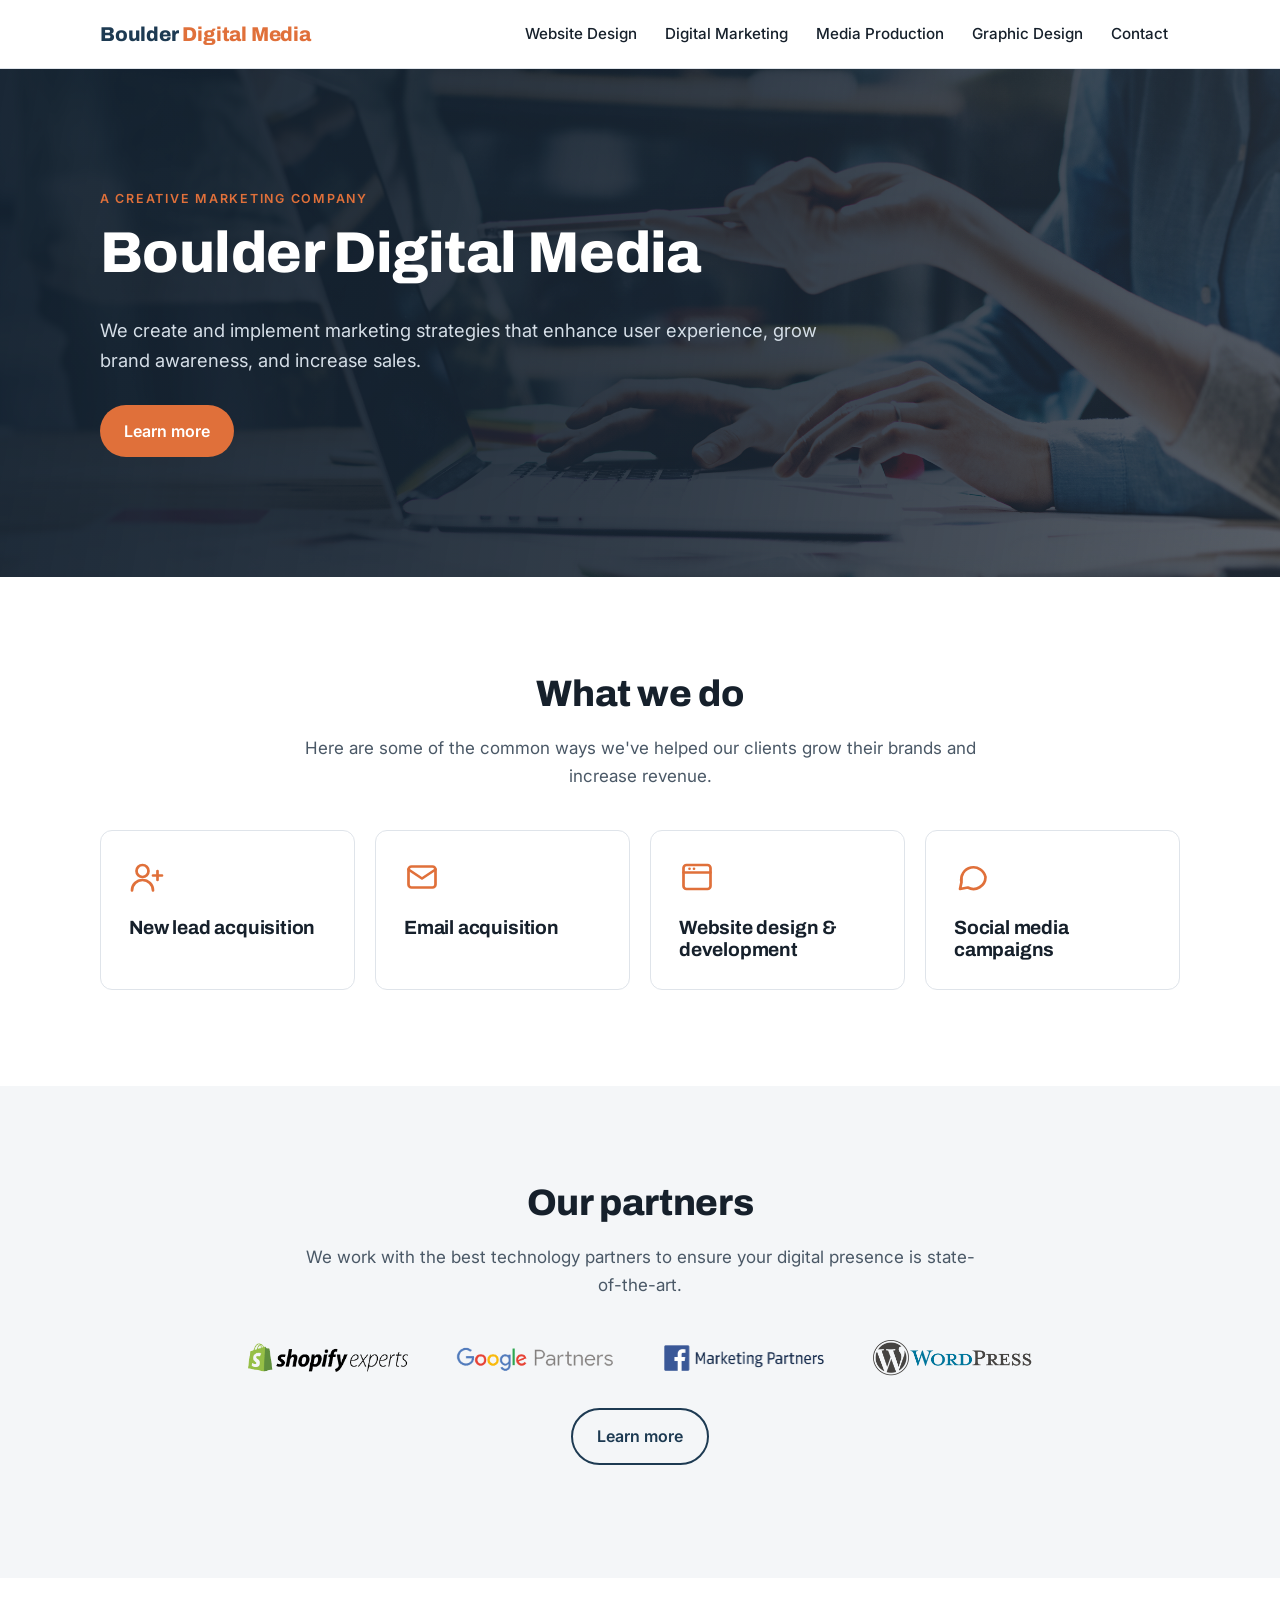
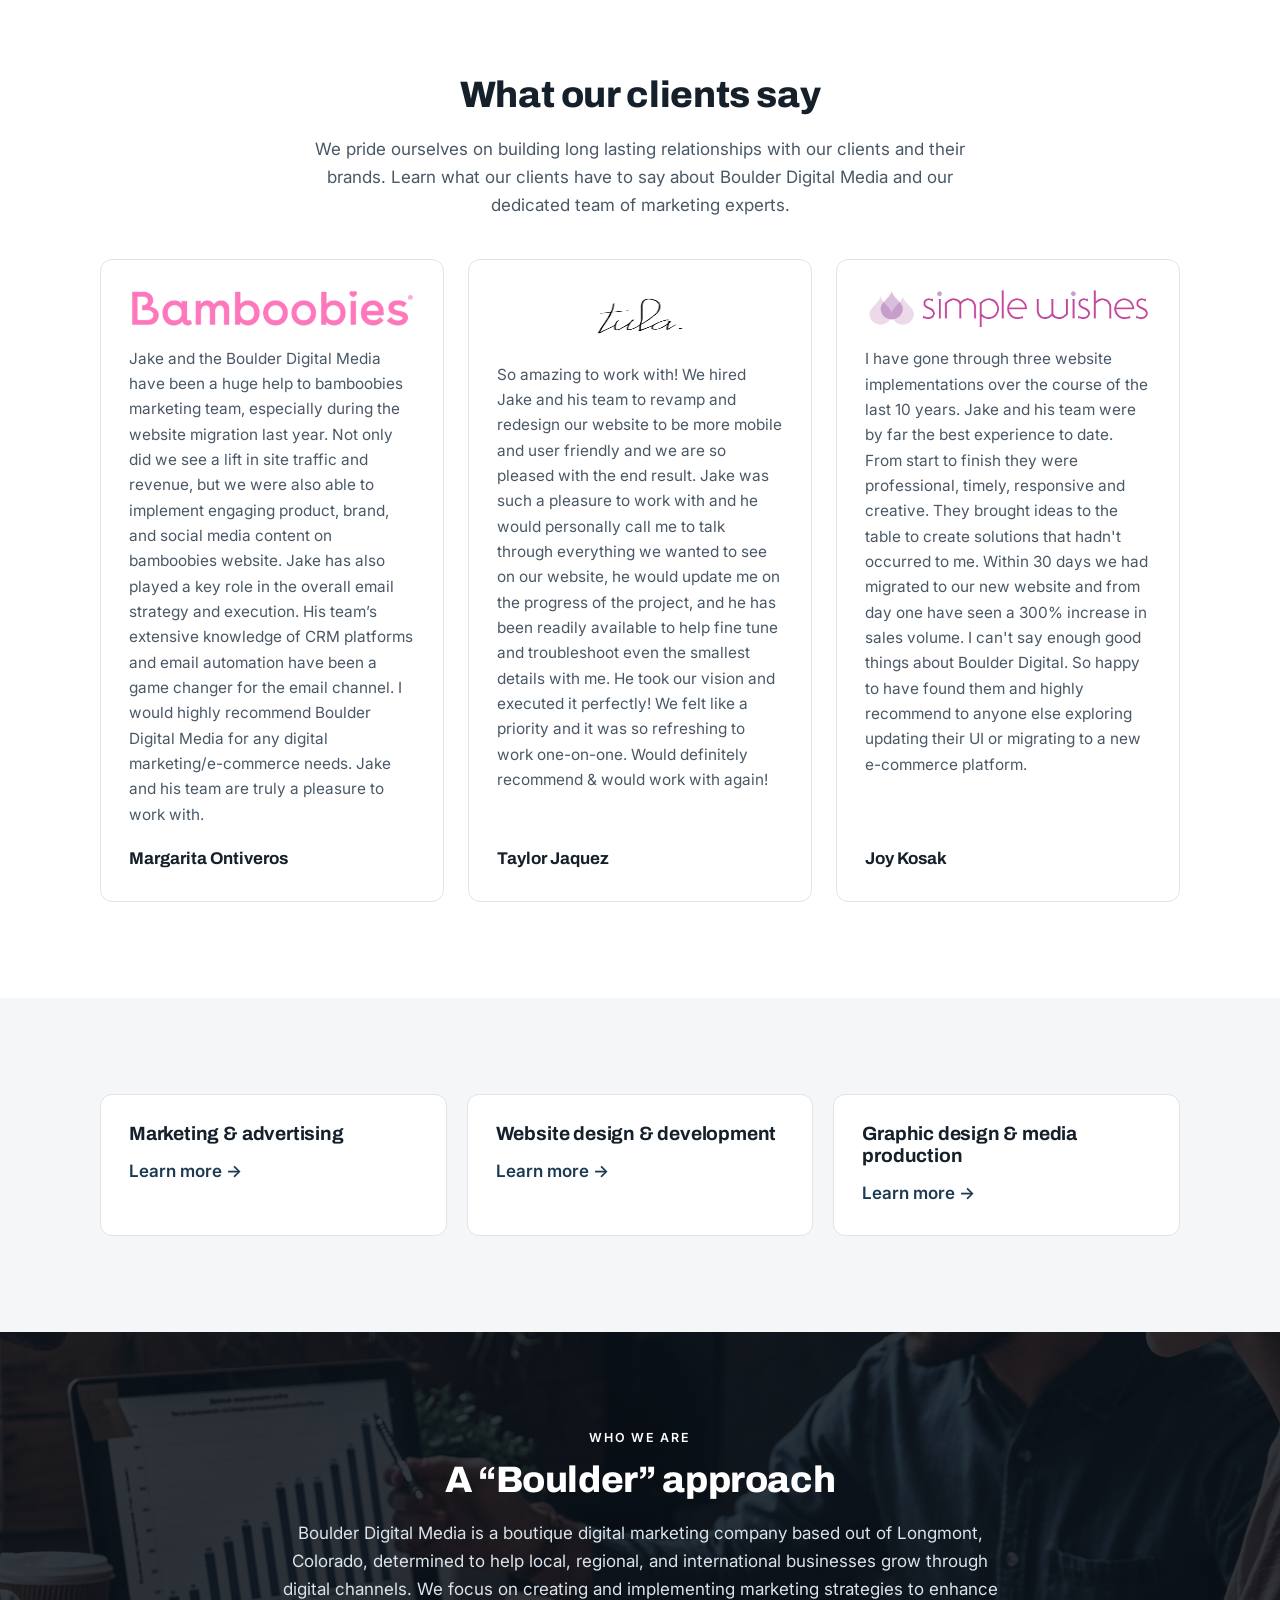
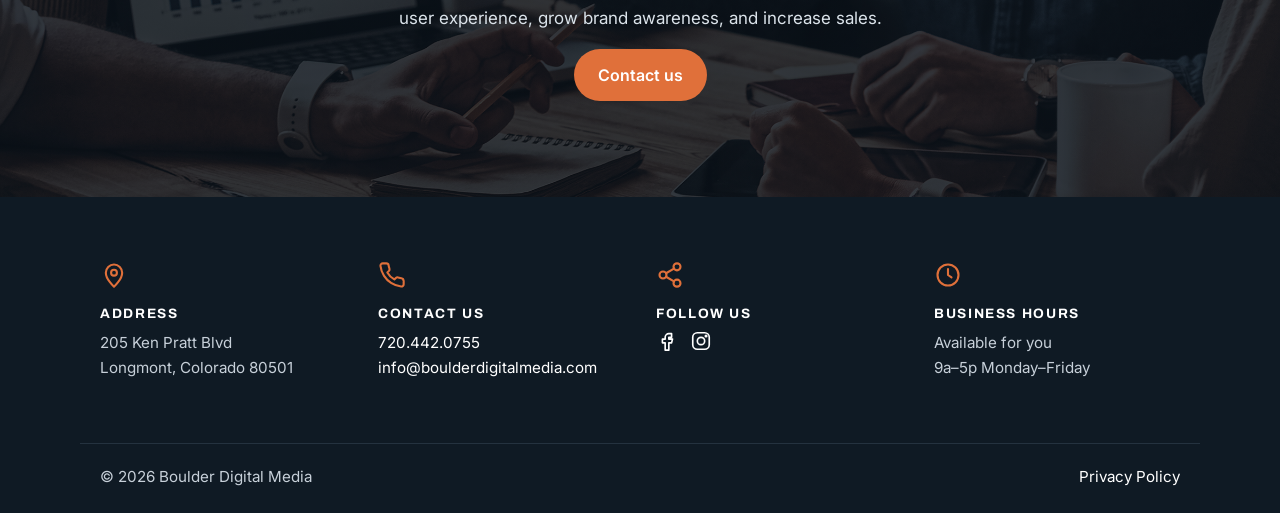
<file: index.html>
<!doctype html>
<html lang="en">
<head>
<meta charset="utf-8">
<meta name="viewport" content="width=device-width, initial-scale=1">
<title>Creative Marketing Company | Website Design | Boulder Digital Media</title>
<meta name="description" content="Boulder Digital Media is a boutique creative marketing company based out of Longmont, Colorado. We focus on creating and implementing marketing strategies to increase sales.">
<link rel="canonical" href="https://www.boulderdigitalmedia.com/">
<meta property="og:title" content="Creative Marketing Company | Website Design | Boulder Digital Media">
<meta property="og:description" content="Boulder Digital Media is a boutique creative marketing company based out of Longmont, Colorado. We focus on creating and implementing marketing strategies to increase sales.">
<meta property="og:url" content="https://www.boulderdigitalmedia.com/">
<meta property="og:type" content="website">
<link rel="icon" href="/favicon.svg" type="image/svg+xml">
<link rel="preconnect" href="https://fonts.googleapis.com">
<link rel="preconnect" href="https://fonts.gstatic.com" crossorigin>
<link href="https://fonts.googleapis.com/css2?family=Archivo:wght@500;700;800&family=Inter:wght@400;500;600&display=swap" rel="stylesheet">
<link rel="stylesheet" href="/css/style.css">
</head>
<body>
<a class="skip" href="#main">Skip to content</a>
<header class="site-header">
  <div class="wrap header-inner">
    <a class="brand" href="/">Boulder <span>Digital Media</span></a>
    <button class="nav-toggle" aria-expanded="false" aria-controls="site-nav">Menu</button>
    <nav id="site-nav" aria-label="Main"><ul><li><a href="/website-design/">Website Design</a></li><li><a href="/digital-marketing/">Digital Marketing</a></li><li><a href="/media-production/">Media Production</a></li><li><a href="/graphic-design/">Graphic Design</a></li><li><a href="/contact/">Contact</a></li></ul></nav>
  </div>
</header>
<main id="main">
<section class="hero has-bg" style="--bg:url(/images/backgrounds/home-hero.jpg)"><div class="wrap">
  <p class="eyebrow">A creative marketing company</p><h1>Boulder Digital Media</h1><p class="hero-sub">We create and implement marketing strategies that enhance user experience, grow brand awareness, and increase sales.</p><a class="btn" href="/digital-marketing/">Learn more</a>
</div></section>
<section class="section"><div class="wrap">
  <div class="section-head"><h2>What we do</h2>
  <p>Here are some of the common ways we've helped our clients grow their brands and increase revenue.</p></div>
  <ul class="cards four">
    <li class="card"><svg viewBox="0 0 24 24" aria-hidden="true"><circle cx="9" cy="8" r="4"/><path d="M2 21a7 7 0 0 1 14 0M19 8v6M16 11h6"/></svg><h3>New lead acquisition</h3></li>
    <li class="card"><svg viewBox="0 0 24 24" aria-hidden="true"><rect x="3" y="5" width="18" height="14" rx="2"/><path d="m3 7 9 6 9-6"/></svg><h3>Email acquisition</h3></li>
    <li class="card"><svg viewBox="0 0 24 24" aria-hidden="true"><rect x="3" y="4" width="18" height="16" rx="2"/><path d="M3 9h18M7 6.5h.01M10 6.5h.01"/></svg><h3>Website design &amp; development</h3></li>
    <li class="card"><svg viewBox="0 0 24 24" aria-hidden="true"><path d="M21 12a8 8 0 0 1-11.8 7L4 20l1-4.6A8 8 0 1 1 21 12Z"/></svg><h3>Social media campaigns</h3></li>
  </ul>
</div></section>

<section class="section alt"><div class="wrap">
  <div class="section-head"><h2>Our partners</h2>
  <p>We work with the best technology partners to ensure your digital presence is state-of-the-art.</p></div>
  <ul class="logo-row"><li><img src="/images/shopify-experts.png" alt="Shopify Experts" loading="lazy"></li><li><img src="/images/google-partner.png" alt="Google Partner" loading="lazy"></li><li><img src="/images/facebook-partner.png" alt="Facebook Advertising Partner" loading="lazy"></li><li><img src="/images/wordpress-partner.png" alt="WordPress Experts" loading="lazy"></li></ul>
  <p class="center"><a class="btn ghost" href="/website-design/">Learn more</a></p>
</div></section>

<section class="section"><div class="wrap">
  <div class="section-head"><h2>What our clients say</h2>
  <p>We pride ourselves on building long lasting relationships with our clients and their brands. Learn what our clients have to say about Boulder Digital Media and our dedicated team of marketing experts.</p></div>
  <div class="quotes">
    <figure class="quote"><img src="/images/bamboobies-logo.png" alt="Bamboobies" loading="lazy">
      <blockquote>Jake and the Boulder Digital Media have been a huge help to bamboobies marketing team, especially during the website migration last year. Not only did we see a lift in site traffic and revenue, but we were also able to implement engaging product, brand, and social media content on bamboobies website. Jake has also played a key role in the overall email strategy and execution. His team’s extensive knowledge of CRM platforms and email automation have been a game changer for the email channel. I would highly recommend Boulder Digital Media for any digital marketing/e-commerce needs. Jake and his team are truly a pleasure to work with.</blockquote>
      <figcaption>Margarita Ontiveros</figcaption></figure>
    <figure class="quote"><img src="/images/kanga-care-logo.png" alt="Kanga Care" loading="lazy">
      <blockquote>So amazing to work with! We hired Jake and his team to revamp and redesign our website to be more mobile and user friendly and we are so pleased with the end result. Jake was such a pleasure to work with and he would personally call me to talk through everything we wanted to see on our website, he would update me on the progress of the project, and he has been readily available to help fine tune and troubleshoot even the smallest details with me. He took our vision and executed it perfectly! We felt like a priority and it was so refreshing to work one-on-one. Would definitely recommend &amp; would work with again!</blockquote>
      <figcaption>Taylor Jaquez</figcaption></figure>
    <figure class="quote"><img src="/images/simple-wishes-logo.png" alt="Simple Wishes" loading="lazy">
      <blockquote>I have gone through three website implementations over the course of the last 10 years. Jake and his team were by far the best experience to date. From start to finish they were professional, timely, responsive and creative. They brought ideas to the table to create solutions that hadn't occurred to me. Within 30 days we had migrated to our new website and from day one have seen a 300% increase in sales volume. I can't say enough good things about Boulder Digital. So happy to have found them and highly recommend to anyone else exploring updating their UI or migrating to a new e-commerce platform.</blockquote>
      <figcaption>Joy Kosak</figcaption></figure>
  </div>
</div></section>

<section class="section alt"><div class="wrap">
  <ul class="cards three links">
    <li class="card"><h3>Marketing &amp; advertising</h3><a href="/digital-marketing/">Learn more →</a></li>
    <li class="card"><h3>Website design &amp; development</h3><a href="/website-design/">Learn more →</a></li>
    <li class="card"><h3>Graphic design &amp; media production</h3><a href="/graphic-design/">Learn more →</a></li>
  </ul>
</div></section>

<section class="section photo" style="--bg:url(/images/backgrounds/about.jpg)"><div class="wrap narrow">
  <p class="eyebrow">Who we are</p>
  <h2>A “Boulder” approach</h2>
  <p>Boulder Digital Media is a boutique digital marketing company based out of Longmont, Colorado, determined to help local, regional, and international businesses grow through digital channels. We focus on creating and implementing marketing strategies to enhance user experience, grow brand awareness, and increase sales.</p>
  <a class="btn" href="/contact/">Contact us</a>
</div></section>
</main>
<footer class="site-footer">
  <div class="wrap footer-grid">
    <div class="fcol"><svg viewBox="0 0 24 24" aria-hidden="true"><path d="M12 22s7-6.2 7-12a7 7 0 1 0-14 0c0 5.8 7 12 7 12Z"/><circle cx="12" cy="10" r="2.5"/></svg><h3>Address</h3><p>205 Ken Pratt Blvd<br>Longmont, Colorado 80501</p></div>
    <div class="fcol"><svg viewBox="0 0 24 24" aria-hidden="true"><path d="M22 16.9v3a2 2 0 0 1-2.2 2 19.8 19.8 0 0 1-8.6-3.1 19.5 19.5 0 0 1-6-6A19.8 19.8 0 0 1 2.1 4.2 2 2 0 0 1 4.1 2h3a2 2 0 0 1 2 1.7c.1.9.4 1.8.7 2.7a2 2 0 0 1-.5 2.1L8 9.8a16 16 0 0 0 6 6l1.3-1.3a2 2 0 0 1 2.1-.4c.9.3 1.8.6 2.7.7a2 2 0 0 1 1.7 2Z"/></svg><h3>Contact us</h3><p><a href="tel:+17204420755">720.442.0755</a><br><a href="mailto:info@boulderdigitalmedia.com">info@boulderdigitalmedia.com</a></p></div>
    <div class="fcol"><svg viewBox="0 0 24 24" aria-hidden="true"><circle cx="18" cy="5" r="3"/><circle cx="6" cy="12" r="3"/><circle cx="18" cy="19" r="3"/><path d="m8.6 13.5 6.8 4M15.4 6.5l-6.8 4"/></svg><h3>Follow us</h3><p class="social">
      <a href="https://www.facebook.com/BoulderDigitalMedia/" aria-label="Facebook"><svg viewBox="0 0 24 24" aria-hidden="true"><path d="M14 8h3V4h-3a4 4 0 0 0-4 4v2H7v4h3v8h4v-8h3l1-4h-4V8Z"/></svg></a>
      <a href="https://www.instagram.com/boulderdigitalmedia/" aria-label="Instagram"><svg viewBox="0 0 24 24" aria-hidden="true"><rect x="3" y="3" width="18" height="18" rx="5"/><circle cx="12" cy="12" r="4"/><circle cx="17.5" cy="6.5" r=".8"/></svg></a></p></div>
    <div class="fcol"><svg viewBox="0 0 24 24" aria-hidden="true"><circle cx="12" cy="12" r="9"/><path d="M12 7v5l3 2"/></svg><h3>Business hours</h3><p>Available for you<br>9a–5p Monday–Friday</p></div>
  </div>
  <div class="wrap footer-base">
    <p>© <span id="yr">2026</span> Boulder Digital Media</p>
    <p><a href="/privacy-policy/">Privacy Policy</a></p>
  </div>
  <script>document.getElementById('yr').textContent=new Date().getFullYear()</script>
</footer>
<script>
  const t=document.querySelector('.nav-toggle'),n=document.getElementById('site-nav');
  t.addEventListener('click',()=>{const o=n.classList.toggle('open');t.setAttribute('aria-expanded',o)});
</script>
</body>
</html>
</file>
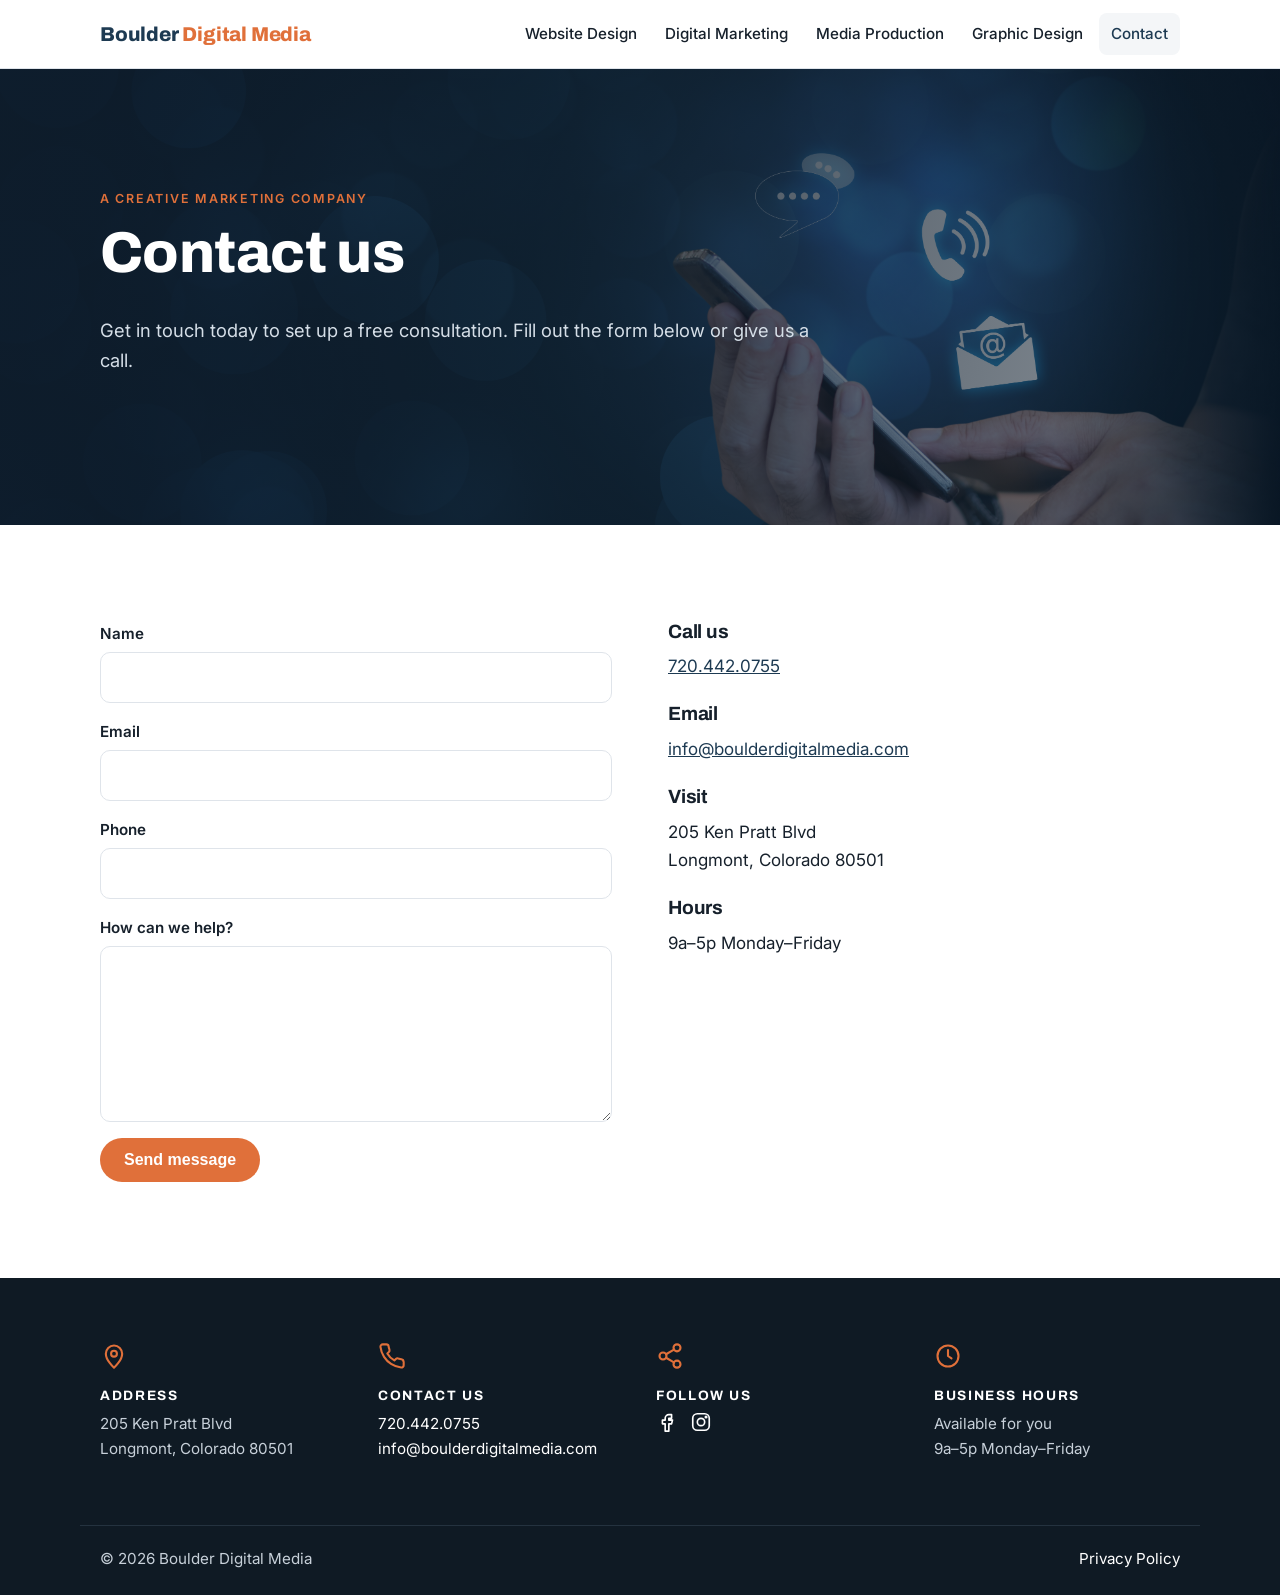
<file: contact/index.html>
<!doctype html>
<html lang="en">
<head>
<meta charset="utf-8">
<meta name="viewport" content="width=device-width, initial-scale=1">
<title>Contact | Boulder Digital Media</title>
<meta name="description" content="Get in touch with Boulder Digital Media to set up a free consultation.">
<link rel="canonical" href="https://www.boulderdigitalmedia.com/contact/">
<meta property="og:title" content="Contact | Boulder Digital Media">
<meta property="og:description" content="Get in touch with Boulder Digital Media to set up a free consultation.">
<meta property="og:url" content="https://www.boulderdigitalmedia.com/contact/">
<meta property="og:type" content="website">
<link rel="icon" href="/favicon.svg" type="image/svg+xml">
<link rel="preconnect" href="https://fonts.googleapis.com">
<link rel="preconnect" href="https://fonts.gstatic.com" crossorigin>
<link href="https://fonts.googleapis.com/css2?family=Archivo:wght@500;700;800&family=Inter:wght@400;500;600&display=swap" rel="stylesheet">
<link rel="stylesheet" href="/css/style.css">
</head>
<body>
<a class="skip" href="#main">Skip to content</a>
<header class="site-header">
  <div class="wrap header-inner">
    <a class="brand" href="/">Boulder <span>Digital Media</span></a>
    <button class="nav-toggle" aria-expanded="false" aria-controls="site-nav">Menu</button>
    <nav id="site-nav" aria-label="Main"><ul><li><a href="/website-design/">Website Design</a></li><li><a href="/digital-marketing/">Digital Marketing</a></li><li><a href="/media-production/">Media Production</a></li><li><a href="/graphic-design/">Graphic Design</a></li><li><a href="/contact/" aria-current="page">Contact</a></li></ul></nav>
  </div>
</header>
<main id="main">
<section class="hero has-bg" style="--bg:url(/images/backgrounds/contact-hero.jpg)"><div class="wrap">
  <p class="eyebrow">A creative marketing company</p><h1>Contact us</h1><p class="hero-sub">Get in touch today to set up a free consultation. Fill out the form below or give us a call.</p>
</div></section>
<section class="section"><div class="wrap two-col">
  <form name="contact" method="POST" action="/thanks/" data-netlify="true" netlify-honeypot="company_url" class="form">
    <input type="hidden" name="form-name" value="contact">
    <p class="hp"><label>Leave this empty <input name="company_url"></label></p>
    <label>Name<input name="name" autocomplete="name" required></label>
    <label>Email<input type="email" name="email" autocomplete="email" required></label>
    <label>Phone<input type="tel" name="phone" autocomplete="tel"></label>
    <label>How can we help?<textarea name="message" rows="6" required></textarea></label>
    <button class="btn" type="submit">Send message</button>
  </form>
  <div class="contact-info">
    <h3>Call us</h3><p><a href="tel:+17204420755">720.442.0755</a></p>
    <h3>Email</h3><p><a href="mailto:info@boulderdigitalmedia.com">info@boulderdigitalmedia.com</a></p>
    <h3>Visit</h3><p>205 Ken Pratt Blvd<br>Longmont, Colorado 80501</p>
    <h3>Hours</h3><p>9a–5p Monday–Friday</p>
  </div>
</div></section>
</main>
<footer class="site-footer">
  <div class="wrap footer-grid">
    <div class="fcol"><svg viewBox="0 0 24 24" aria-hidden="true"><path d="M12 22s7-6.2 7-12a7 7 0 1 0-14 0c0 5.8 7 12 7 12Z"/><circle cx="12" cy="10" r="2.5"/></svg><h3>Address</h3><p>205 Ken Pratt Blvd<br>Longmont, Colorado 80501</p></div>
    <div class="fcol"><svg viewBox="0 0 24 24" aria-hidden="true"><path d="M22 16.9v3a2 2 0 0 1-2.2 2 19.8 19.8 0 0 1-8.6-3.1 19.5 19.5 0 0 1-6-6A19.8 19.8 0 0 1 2.1 4.2 2 2 0 0 1 4.1 2h3a2 2 0 0 1 2 1.7c.1.9.4 1.8.7 2.7a2 2 0 0 1-.5 2.1L8 9.8a16 16 0 0 0 6 6l1.3-1.3a2 2 0 0 1 2.1-.4c.9.3 1.8.6 2.7.7a2 2 0 0 1 1.7 2Z"/></svg><h3>Contact us</h3><p><a href="tel:+17204420755">720.442.0755</a><br><a href="mailto:info@boulderdigitalmedia.com">info@boulderdigitalmedia.com</a></p></div>
    <div class="fcol"><svg viewBox="0 0 24 24" aria-hidden="true"><circle cx="18" cy="5" r="3"/><circle cx="6" cy="12" r="3"/><circle cx="18" cy="19" r="3"/><path d="m8.6 13.5 6.8 4M15.4 6.5l-6.8 4"/></svg><h3>Follow us</h3><p class="social">
      <a href="https://www.facebook.com/BoulderDigitalMedia/" aria-label="Facebook"><svg viewBox="0 0 24 24" aria-hidden="true"><path d="M14 8h3V4h-3a4 4 0 0 0-4 4v2H7v4h3v8h4v-8h3l1-4h-4V8Z"/></svg></a>
      <a href="https://www.instagram.com/boulderdigitalmedia/" aria-label="Instagram"><svg viewBox="0 0 24 24" aria-hidden="true"><rect x="3" y="3" width="18" height="18" rx="5"/><circle cx="12" cy="12" r="4"/><circle cx="17.5" cy="6.5" r=".8"/></svg></a></p></div>
    <div class="fcol"><svg viewBox="0 0 24 24" aria-hidden="true"><circle cx="12" cy="12" r="9"/><path d="M12 7v5l3 2"/></svg><h3>Business hours</h3><p>Available for you<br>9a–5p Monday–Friday</p></div>
  </div>
  <div class="wrap footer-base">
    <p>© <span id="yr">2026</span> Boulder Digital Media</p>
    <p><a href="/privacy-policy/">Privacy Policy</a></p>
  </div>
  <script>document.getElementById('yr').textContent=new Date().getFullYear()</script>
</footer>
<script>
  const t=document.querySelector('.nav-toggle'),n=document.getElementById('site-nav');
  t.addEventListener('click',()=>{const o=n.classList.toggle('open');t.setAttribute('aria-expanded',o)});
</script>
</body>
</html>
</file>
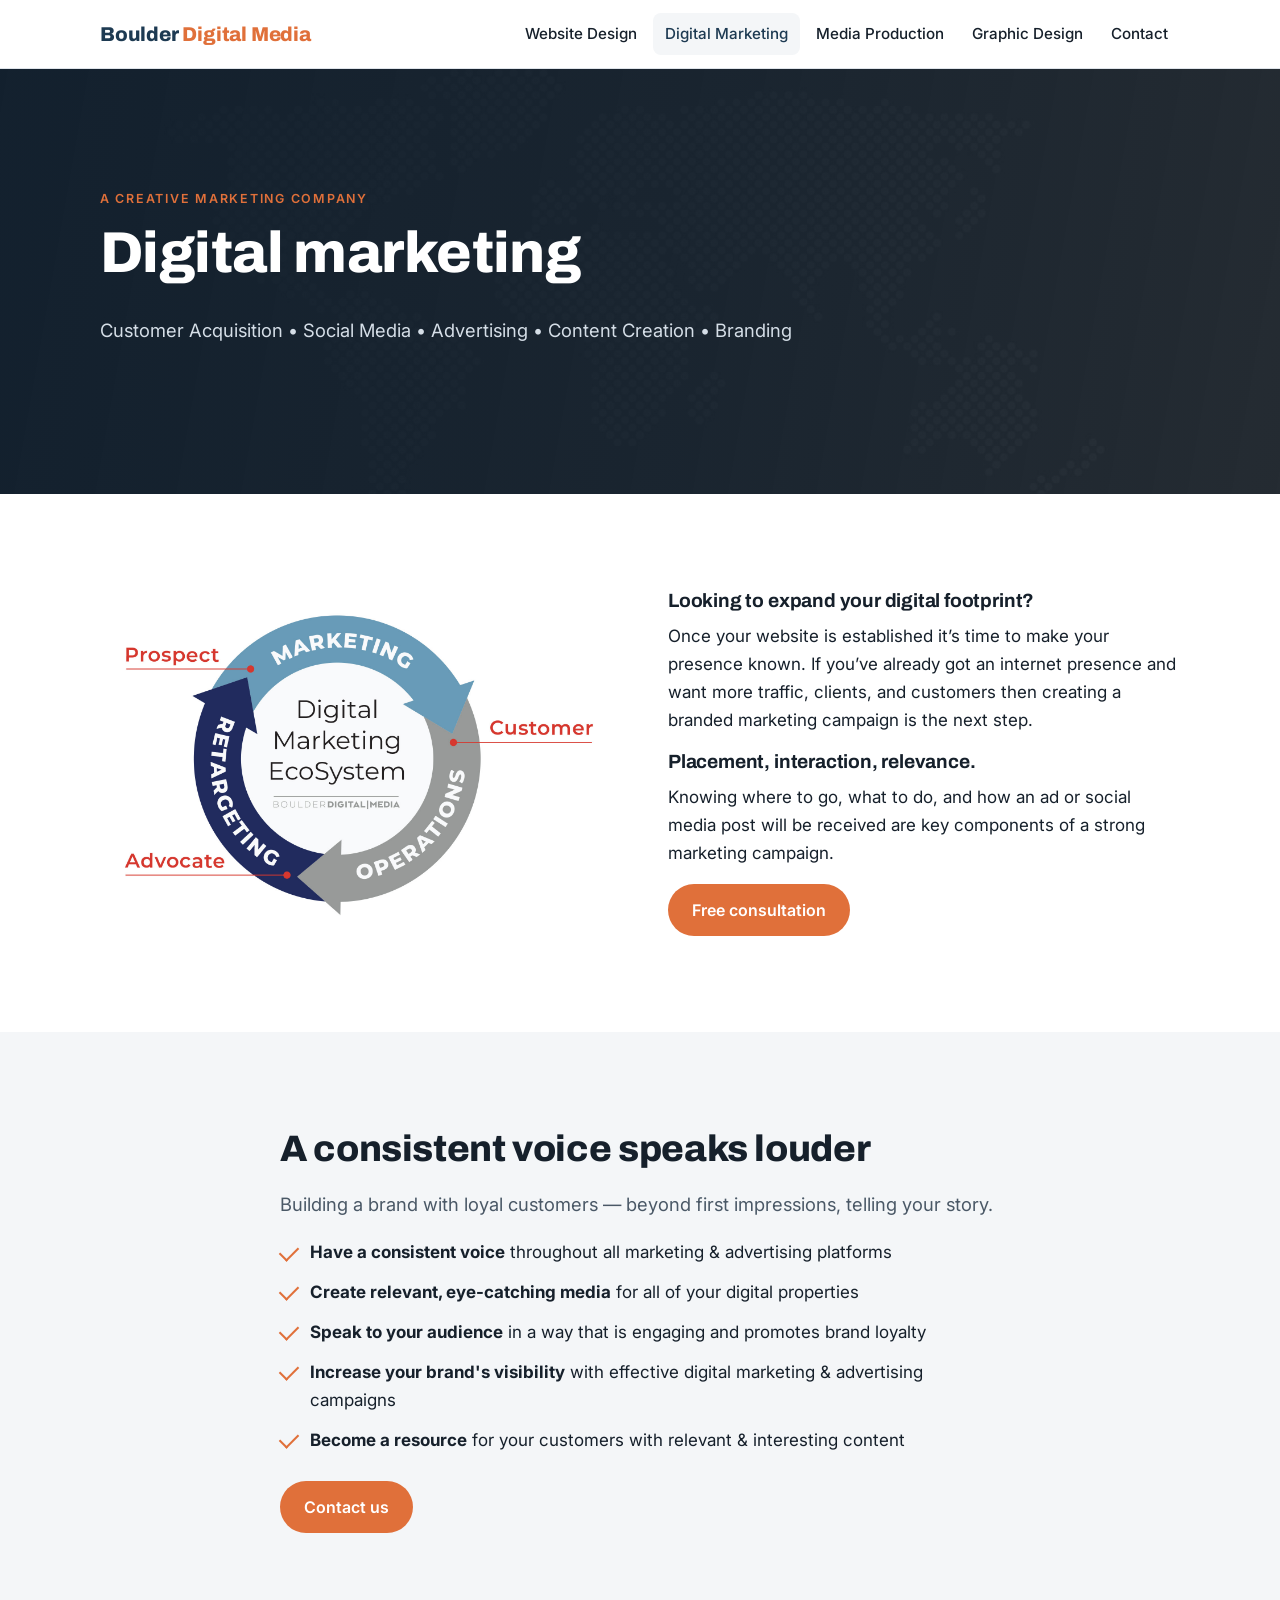
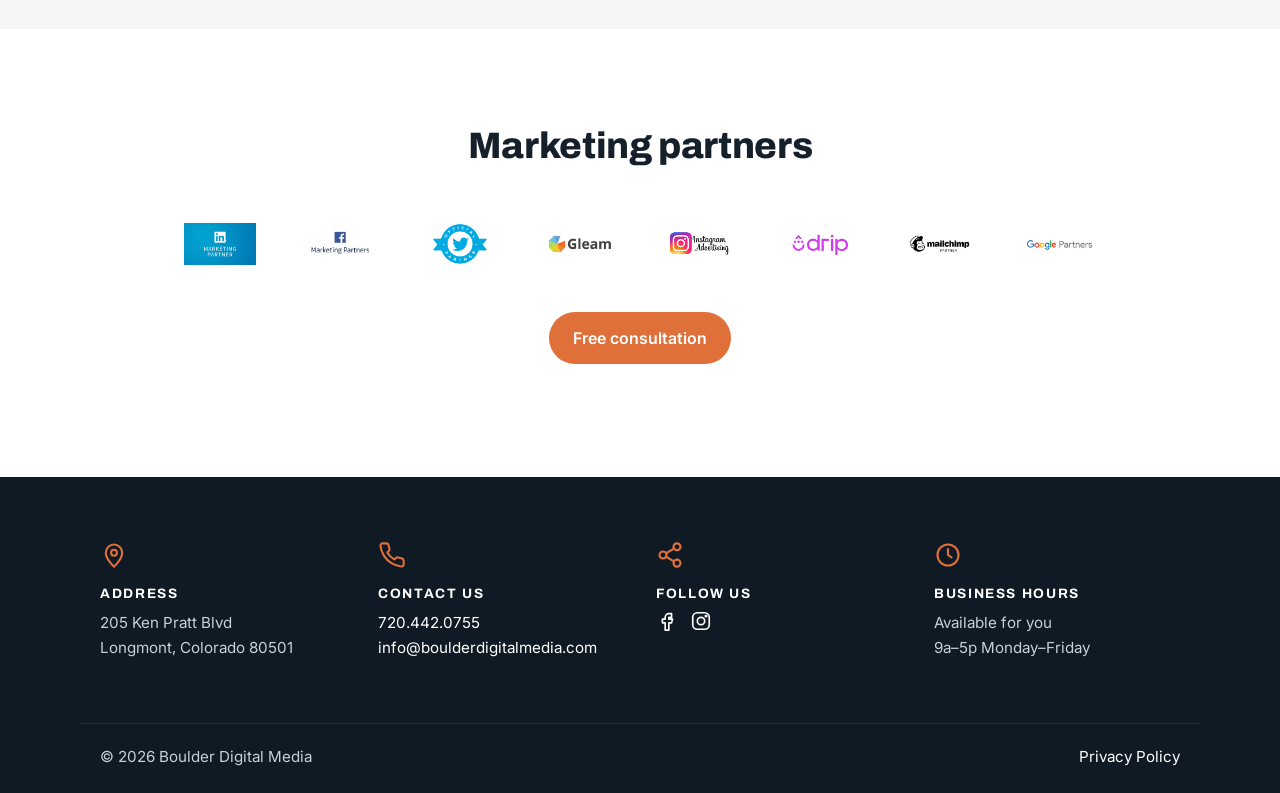
<file: digital-marketing/index.html>
<!doctype html>
<html lang="en">
<head>
<meta charset="utf-8">
<meta name="viewport" content="width=device-width, initial-scale=1">
<title>Digital Marketing | Advertising | Boulder Digital Media</title>
<meta name="description" content="Our approach to digital marketing is different for every company. We tailor our strategies and tactics to best communicate with your prospects and turn them into customers.">
<link rel="canonical" href="https://www.boulderdigitalmedia.com/digital-marketing/">
<meta property="og:title" content="Digital Marketing | Advertising | Boulder Digital Media">
<meta property="og:description" content="Our approach to digital marketing is different for every company. We tailor our strategies and tactics to best communicate with your prospects and turn them into customers.">
<meta property="og:url" content="https://www.boulderdigitalmedia.com/digital-marketing/">
<meta property="og:type" content="website">
<link rel="icon" href="/favicon.svg" type="image/svg+xml">
<link rel="preconnect" href="https://fonts.googleapis.com">
<link rel="preconnect" href="https://fonts.gstatic.com" crossorigin>
<link href="https://fonts.googleapis.com/css2?family=Archivo:wght@500;700;800&family=Inter:wght@400;500;600&display=swap" rel="stylesheet">
<link rel="stylesheet" href="/css/style.css">
</head>
<body>
<a class="skip" href="#main">Skip to content</a>
<header class="site-header">
  <div class="wrap header-inner">
    <a class="brand" href="/">Boulder <span>Digital Media</span></a>
    <button class="nav-toggle" aria-expanded="false" aria-controls="site-nav">Menu</button>
    <nav id="site-nav" aria-label="Main"><ul><li><a href="/website-design/">Website Design</a></li><li><a href="/digital-marketing/" aria-current="page">Digital Marketing</a></li><li><a href="/media-production/">Media Production</a></li><li><a href="/graphic-design/">Graphic Design</a></li><li><a href="/contact/">Contact</a></li></ul></nav>
  </div>
</header>
<main id="main">
<section class="hero has-bg" style="--bg:url(/images/backgrounds/services-hero.jpg)"><div class="wrap">
  <p class="eyebrow">A creative marketing company</p><h1>Digital marketing</h1><p class="hero-sub">Customer Acquisition • Social Media • Advertising • Content Creation • Branding</p>
</div></section>
<section class="section"><div class="wrap two-col media">
  <img src="/images/digital-marketing-ecosystem.png" alt="Digital marketing ecosystem diagram" loading="lazy">
  <div>
    <h3>Looking to expand your digital footprint?</h3>
    <p>Once your website is established it’s time to make your presence known. If you’ve already got an internet presence and want more traffic, clients, and customers then creating a branded marketing campaign is the next step.</p>
    <h3>Placement, interaction, relevance.</h3>
    <p>Knowing where to go, what to do, and how an ad or social media post will be received are key components of a strong marketing campaign.</p>
    <a class="btn" href="/contact/">Free consultation</a>
  </div>
</div></section>

<section class="section alt"><div class="wrap narrow">
  <h2>A consistent voice speaks louder</h2>
  <p class="lead">Building a brand with loyal customers — beyond first impressions, telling your story.</p>
  <ul class="checks">
    <li><strong>Have a consistent voice</strong> throughout all marketing &amp; advertising platforms</li>
    <li><strong>Create relevant, eye-catching media</strong> for all of your digital properties</li>
    <li><strong>Speak to your audience</strong> in a way that is engaging and promotes brand loyalty</li>
    <li><strong>Increase your brand's visibility</strong> with effective digital marketing &amp; advertising campaigns</li>
    <li><strong>Become a resource</strong> for your customers with relevant &amp; interesting content</li>
  </ul>
  <a class="btn" href="/contact/">Contact us</a>
</div></section>

<section class="section"><div class="wrap">
  <div class="section-head"><h2>Marketing partners</h2></div>
  <ul class="logo-row"><li><img src="/images/partners/linkedin.jpg" alt="LinkedIn" loading="lazy"></li><li><img src="/images/partners/facebook.jpg" alt="Facebook" loading="lazy"></li><li><img src="/images/partners/twitter.jpg" alt="Twitter" loading="lazy"></li><li><img src="/images/partners/gleam.jpg" alt="Gleam" loading="lazy"></li><li><img src="/images/partners/instagram.jpg" alt="Instagram" loading="lazy"></li><li><img src="/images/partners/drip.jpg" alt="Drip" loading="lazy"></li><li><img src="/images/partners/mailchimp.jpg" alt="Mailchimp" loading="lazy"></li><li><img src="/images/partners/google.jpg" alt="Google" loading="lazy"></li></ul>
  <p class="center"><a class="btn" href="/contact/">Free consultation</a></p>
</div></section>
</main>
<footer class="site-footer">
  <div class="wrap footer-grid">
    <div class="fcol"><svg viewBox="0 0 24 24" aria-hidden="true"><path d="M12 22s7-6.2 7-12a7 7 0 1 0-14 0c0 5.8 7 12 7 12Z"/><circle cx="12" cy="10" r="2.5"/></svg><h3>Address</h3><p>205 Ken Pratt Blvd<br>Longmont, Colorado 80501</p></div>
    <div class="fcol"><svg viewBox="0 0 24 24" aria-hidden="true"><path d="M22 16.9v3a2 2 0 0 1-2.2 2 19.8 19.8 0 0 1-8.6-3.1 19.5 19.5 0 0 1-6-6A19.8 19.8 0 0 1 2.1 4.2 2 2 0 0 1 4.1 2h3a2 2 0 0 1 2 1.7c.1.9.4 1.8.7 2.7a2 2 0 0 1-.5 2.1L8 9.8a16 16 0 0 0 6 6l1.3-1.3a2 2 0 0 1 2.1-.4c.9.3 1.8.6 2.7.7a2 2 0 0 1 1.7 2Z"/></svg><h3>Contact us</h3><p><a href="tel:+17204420755">720.442.0755</a><br><a href="mailto:info@boulderdigitalmedia.com">info@boulderdigitalmedia.com</a></p></div>
    <div class="fcol"><svg viewBox="0 0 24 24" aria-hidden="true"><circle cx="18" cy="5" r="3"/><circle cx="6" cy="12" r="3"/><circle cx="18" cy="19" r="3"/><path d="m8.6 13.5 6.8 4M15.4 6.5l-6.8 4"/></svg><h3>Follow us</h3><p class="social">
      <a href="https://www.facebook.com/BoulderDigitalMedia/" aria-label="Facebook"><svg viewBox="0 0 24 24" aria-hidden="true"><path d="M14 8h3V4h-3a4 4 0 0 0-4 4v2H7v4h3v8h4v-8h3l1-4h-4V8Z"/></svg></a>
      <a href="https://www.instagram.com/boulderdigitalmedia/" aria-label="Instagram"><svg viewBox="0 0 24 24" aria-hidden="true"><rect x="3" y="3" width="18" height="18" rx="5"/><circle cx="12" cy="12" r="4"/><circle cx="17.5" cy="6.5" r=".8"/></svg></a></p></div>
    <div class="fcol"><svg viewBox="0 0 24 24" aria-hidden="true"><circle cx="12" cy="12" r="9"/><path d="M12 7v5l3 2"/></svg><h3>Business hours</h3><p>Available for you<br>9a–5p Monday–Friday</p></div>
  </div>
  <div class="wrap footer-base">
    <p>© <span id="yr">2026</span> Boulder Digital Media</p>
    <p><a href="/privacy-policy/">Privacy Policy</a></p>
  </div>
  <script>document.getElementById('yr').textContent=new Date().getFullYear()</script>
</footer>
<script>
  const t=document.querySelector('.nav-toggle'),n=document.getElementById('site-nav');
  t.addEventListener('click',()=>{const o=n.classList.toggle('open');t.setAttribute('aria-expanded',o)});
</script>
</body>
</html>
</file>
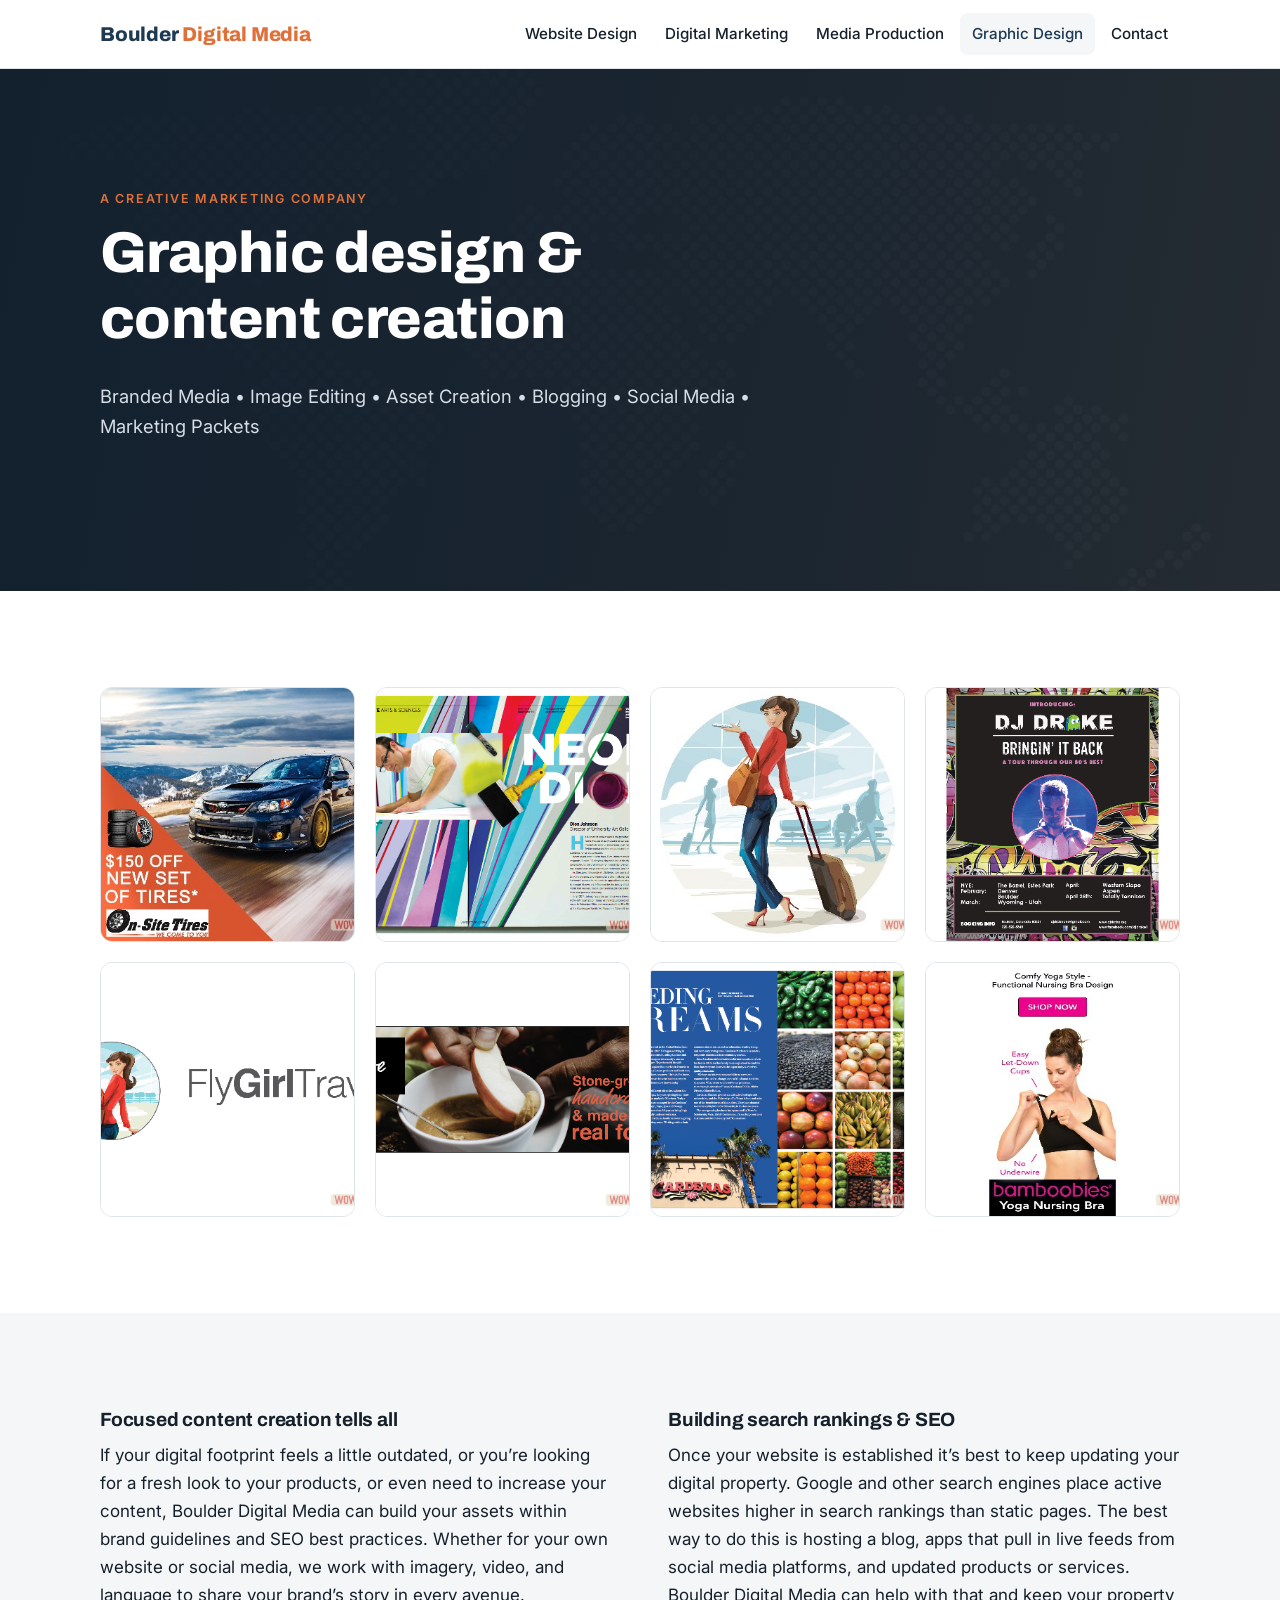
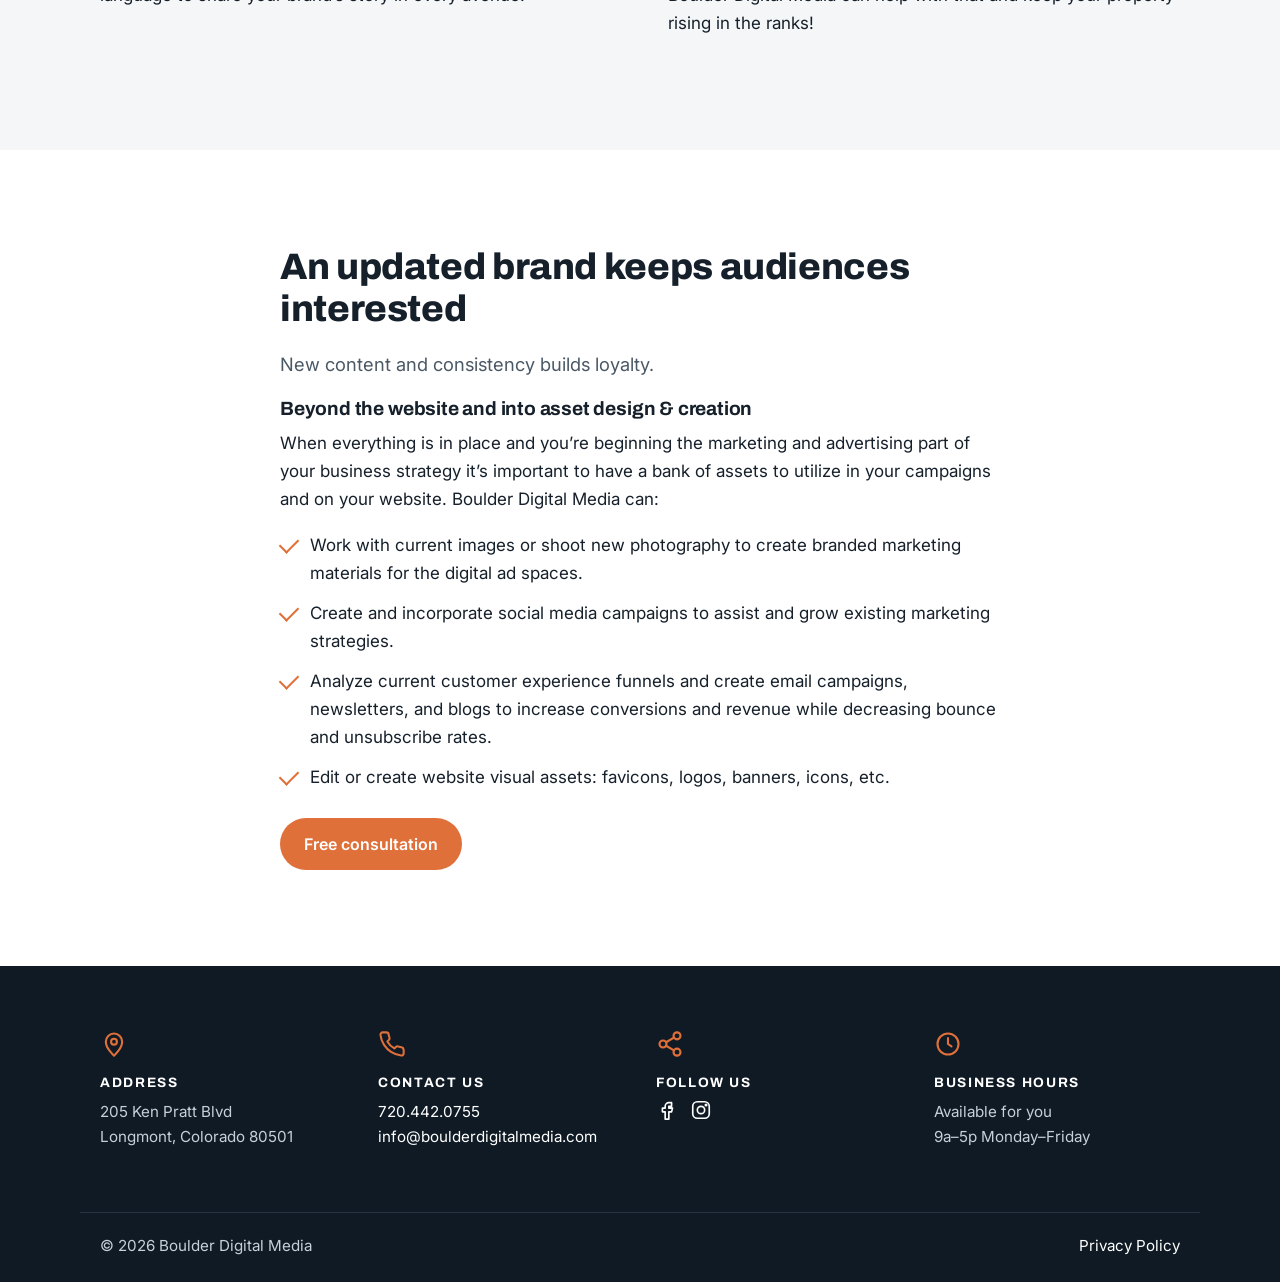
<file: graphic-design/index.html>
<!doctype html>
<html lang="en">
<head>
<meta charset="utf-8">
<meta name="viewport" content="width=device-width, initial-scale=1">
<title>Graphic Design & Content Creation | Boulder Digital Media</title>
<meta name="description" content="Branded media, image editing, asset creation, blogging and social content built within your brand guidelines and SEO best practices.">
<link rel="canonical" href="https://www.boulderdigitalmedia.com/graphic-design/">
<meta property="og:title" content="Graphic Design & Content Creation | Boulder Digital Media">
<meta property="og:description" content="Branded media, image editing, asset creation, blogging and social content built within your brand guidelines and SEO best practices.">
<meta property="og:url" content="https://www.boulderdigitalmedia.com/graphic-design/">
<meta property="og:type" content="website">
<link rel="icon" href="/favicon.svg" type="image/svg+xml">
<link rel="preconnect" href="https://fonts.googleapis.com">
<link rel="preconnect" href="https://fonts.gstatic.com" crossorigin>
<link href="https://fonts.googleapis.com/css2?family=Archivo:wght@500;700;800&family=Inter:wght@400;500;600&display=swap" rel="stylesheet">
<link rel="stylesheet" href="/css/style.css">
</head>
<body>
<a class="skip" href="#main">Skip to content</a>
<header class="site-header">
  <div class="wrap header-inner">
    <a class="brand" href="/">Boulder <span>Digital Media</span></a>
    <button class="nav-toggle" aria-expanded="false" aria-controls="site-nav">Menu</button>
    <nav id="site-nav" aria-label="Main"><ul><li><a href="/website-design/">Website Design</a></li><li><a href="/digital-marketing/">Digital Marketing</a></li><li><a href="/media-production/">Media Production</a></li><li><a href="/graphic-design/" aria-current="page">Graphic Design</a></li><li><a href="/contact/">Contact</a></li></ul></nav>
  </div>
</header>
<main id="main">
<section class="hero has-bg" style="--bg:url(/images/backgrounds/services-hero.jpg)"><div class="wrap">
  <p class="eyebrow">A creative marketing company</p><h1>Graphic design &amp; content creation</h1><p class="hero-sub">Branded Media • Image Editing • Asset Creation • Blogging • Social Media • Marketing Packets</p>
</div></section>
<section class="section"><div class="wrap">
  <ul class="gallery"><li><img src="/images/graphic-design/150-off-new-year-sale.jpg" alt="New Year sale promotional graphic" loading="lazy"></li><li><img src="/images/graphic-design/web-design-sample-1.png" alt="Website design sample" loading="lazy"></li><li><img src="/images/graphic-design/travel-agent-illustration.jpg" alt="Travel agent illustration" loading="lazy"></li><li><img src="/images/graphic-design/mobile-mockup.png" alt="Mobile website mockup" loading="lazy"></li><li><img src="/images/graphic-design/fgt-web-logo.png" alt="Logo design" loading="lazy"></li><li><img src="/images/graphic-design/web-design-sample-2.png" alt="Website design sample" loading="lazy"></li><li><img src="/images/graphic-design/web-design-sample-3.png" alt="Website design sample" loading="lazy"></li><li><img src="/images/graphic-design/yoga-bra-display-ad.jpg" alt="Display ad, 300×600" loading="lazy"></li></ul>
</div></section>

<section class="section alt"><div class="wrap two-col">
  <div><h3>Focused content creation tells all</h3>
  <p>If your digital footprint feels a little outdated, or you’re looking for a fresh look to your products, or even need to increase your content, Boulder Digital Media can build your assets within brand guidelines and SEO best practices. Whether for your own website or social media, we work with imagery, video, and language to share your brand’s story in every avenue.</p></div>
  <div><h3>Building search rankings &amp; SEO</h3>
  <p>Once your website is established it’s best to keep updating your digital property. Google and other search engines place active websites higher in search rankings than static pages. The best way to do this is hosting a blog, apps that pull in live feeds from social media platforms, and updated products or services. Boulder Digital Media can help with that and keep your property rising in the ranks!</p></div>
</div></section>

<section class="section"><div class="wrap narrow">
  <h2>An updated brand keeps audiences interested</h2>
  <p class="lead">New content and consistency builds loyalty.</p>
  <h3>Beyond the website and into asset design &amp; creation</h3>
  <p>When everything is in place and you’re beginning the marketing and advertising part of your business strategy it’s important to have a bank of assets to utilize in your campaigns and on your website. Boulder Digital Media can:</p>
  <ul class="checks">
    <li>Work with current images or shoot new photography to create branded marketing materials for the digital ad spaces.</li>
    <li>Create and incorporate social media campaigns to assist and grow existing marketing strategies.</li>
    <li>Analyze current customer experience funnels and create email campaigns, newsletters, and blogs to increase conversions and revenue while decreasing bounce and unsubscribe rates.</li>
    <li>Edit or create website visual assets: favicons, logos, banners, icons, etc.</li>
  </ul>
  <a class="btn" href="/contact/">Free consultation</a>
</div></section>
</main>
<footer class="site-footer">
  <div class="wrap footer-grid">
    <div class="fcol"><svg viewBox="0 0 24 24" aria-hidden="true"><path d="M12 22s7-6.2 7-12a7 7 0 1 0-14 0c0 5.8 7 12 7 12Z"/><circle cx="12" cy="10" r="2.5"/></svg><h3>Address</h3><p>205 Ken Pratt Blvd<br>Longmont, Colorado 80501</p></div>
    <div class="fcol"><svg viewBox="0 0 24 24" aria-hidden="true"><path d="M22 16.9v3a2 2 0 0 1-2.2 2 19.8 19.8 0 0 1-8.6-3.1 19.5 19.5 0 0 1-6-6A19.8 19.8 0 0 1 2.1 4.2 2 2 0 0 1 4.1 2h3a2 2 0 0 1 2 1.7c.1.9.4 1.8.7 2.7a2 2 0 0 1-.5 2.1L8 9.8a16 16 0 0 0 6 6l1.3-1.3a2 2 0 0 1 2.1-.4c.9.3 1.8.6 2.7.7a2 2 0 0 1 1.7 2Z"/></svg><h3>Contact us</h3><p><a href="tel:+17204420755">720.442.0755</a><br><a href="mailto:info@boulderdigitalmedia.com">info@boulderdigitalmedia.com</a></p></div>
    <div class="fcol"><svg viewBox="0 0 24 24" aria-hidden="true"><circle cx="18" cy="5" r="3"/><circle cx="6" cy="12" r="3"/><circle cx="18" cy="19" r="3"/><path d="m8.6 13.5 6.8 4M15.4 6.5l-6.8 4"/></svg><h3>Follow us</h3><p class="social">
      <a href="https://www.facebook.com/BoulderDigitalMedia/" aria-label="Facebook"><svg viewBox="0 0 24 24" aria-hidden="true"><path d="M14 8h3V4h-3a4 4 0 0 0-4 4v2H7v4h3v8h4v-8h3l1-4h-4V8Z"/></svg></a>
      <a href="https://www.instagram.com/boulderdigitalmedia/" aria-label="Instagram"><svg viewBox="0 0 24 24" aria-hidden="true"><rect x="3" y="3" width="18" height="18" rx="5"/><circle cx="12" cy="12" r="4"/><circle cx="17.5" cy="6.5" r=".8"/></svg></a></p></div>
    <div class="fcol"><svg viewBox="0 0 24 24" aria-hidden="true"><circle cx="12" cy="12" r="9"/><path d="M12 7v5l3 2"/></svg><h3>Business hours</h3><p>Available for you<br>9a–5p Monday–Friday</p></div>
  </div>
  <div class="wrap footer-base">
    <p>© <span id="yr">2026</span> Boulder Digital Media</p>
    <p><a href="/privacy-policy/">Privacy Policy</a></p>
  </div>
  <script>document.getElementById('yr').textContent=new Date().getFullYear()</script>
</footer>
<script>
  const t=document.querySelector('.nav-toggle'),n=document.getElementById('site-nav');
  t.addEventListener('click',()=>{const o=n.classList.toggle('open');t.setAttribute('aria-expanded',o)});
</script>
</body>
</html>
</file>
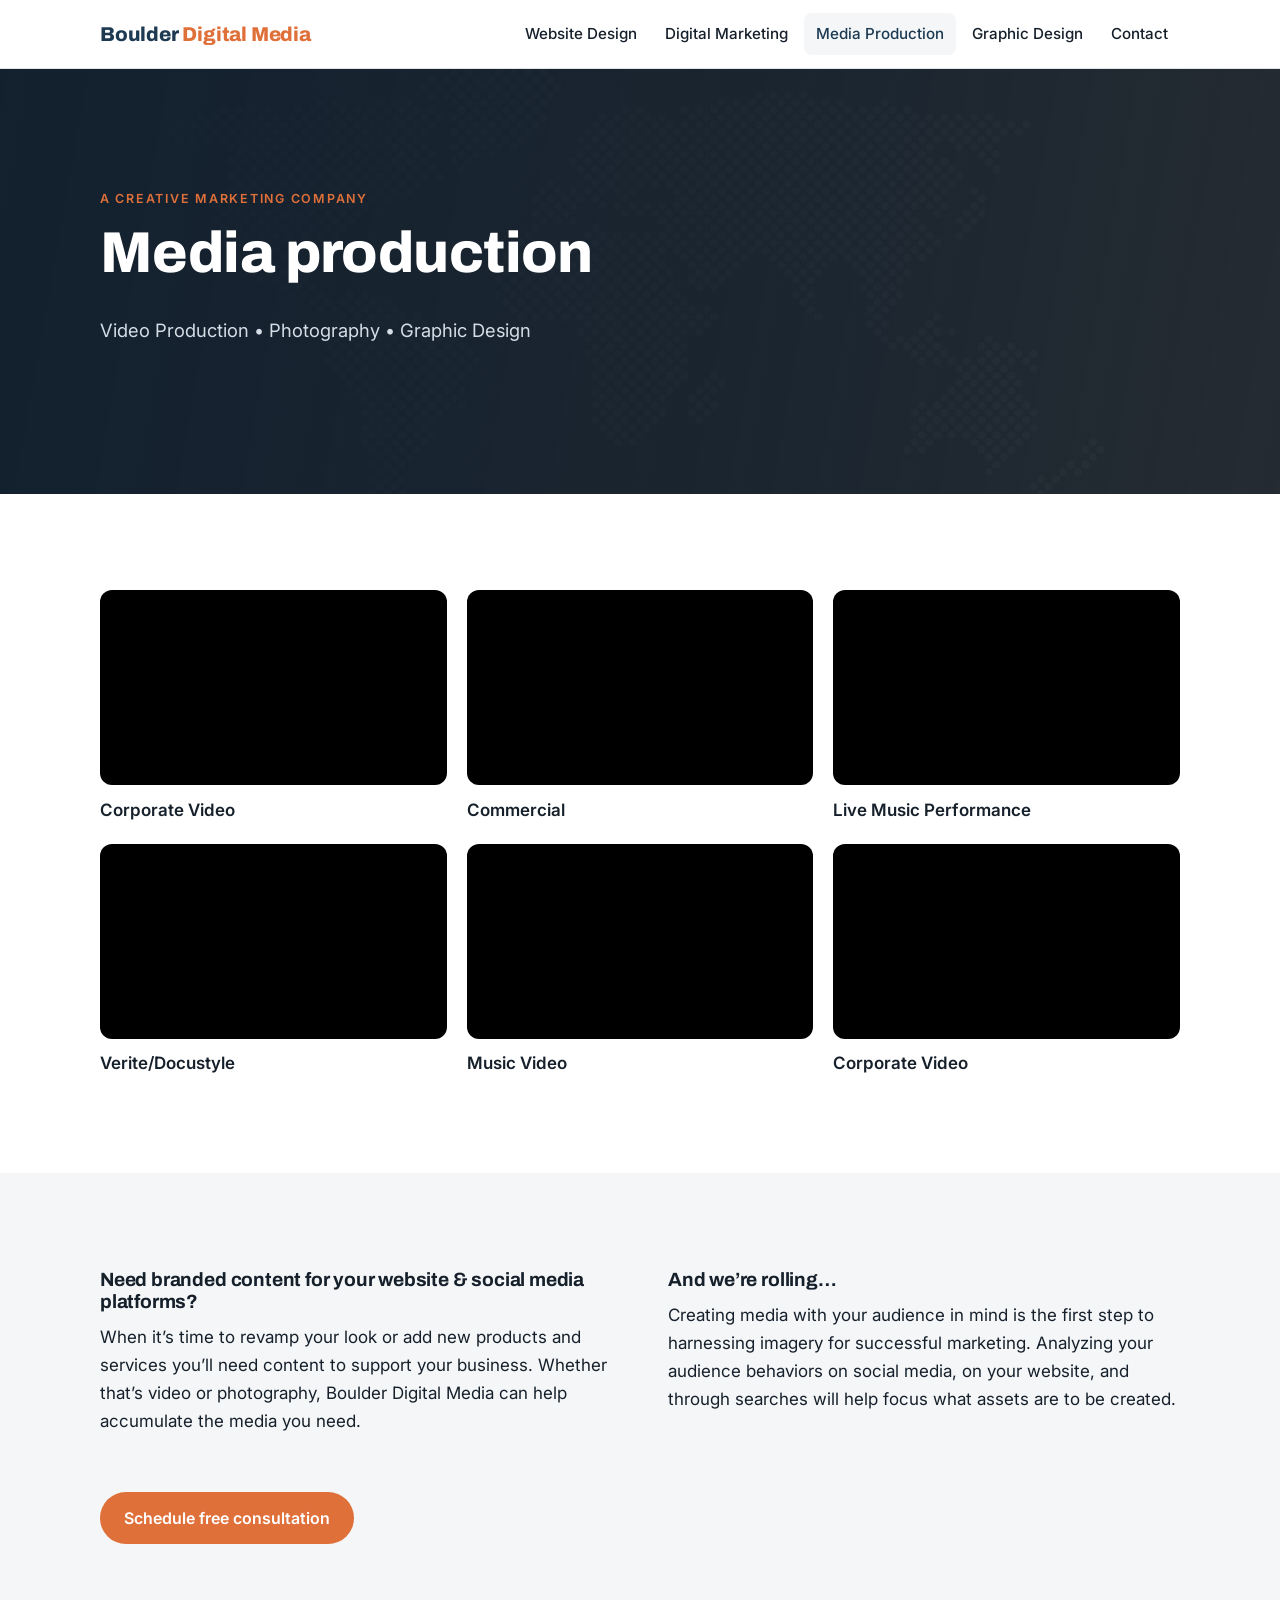
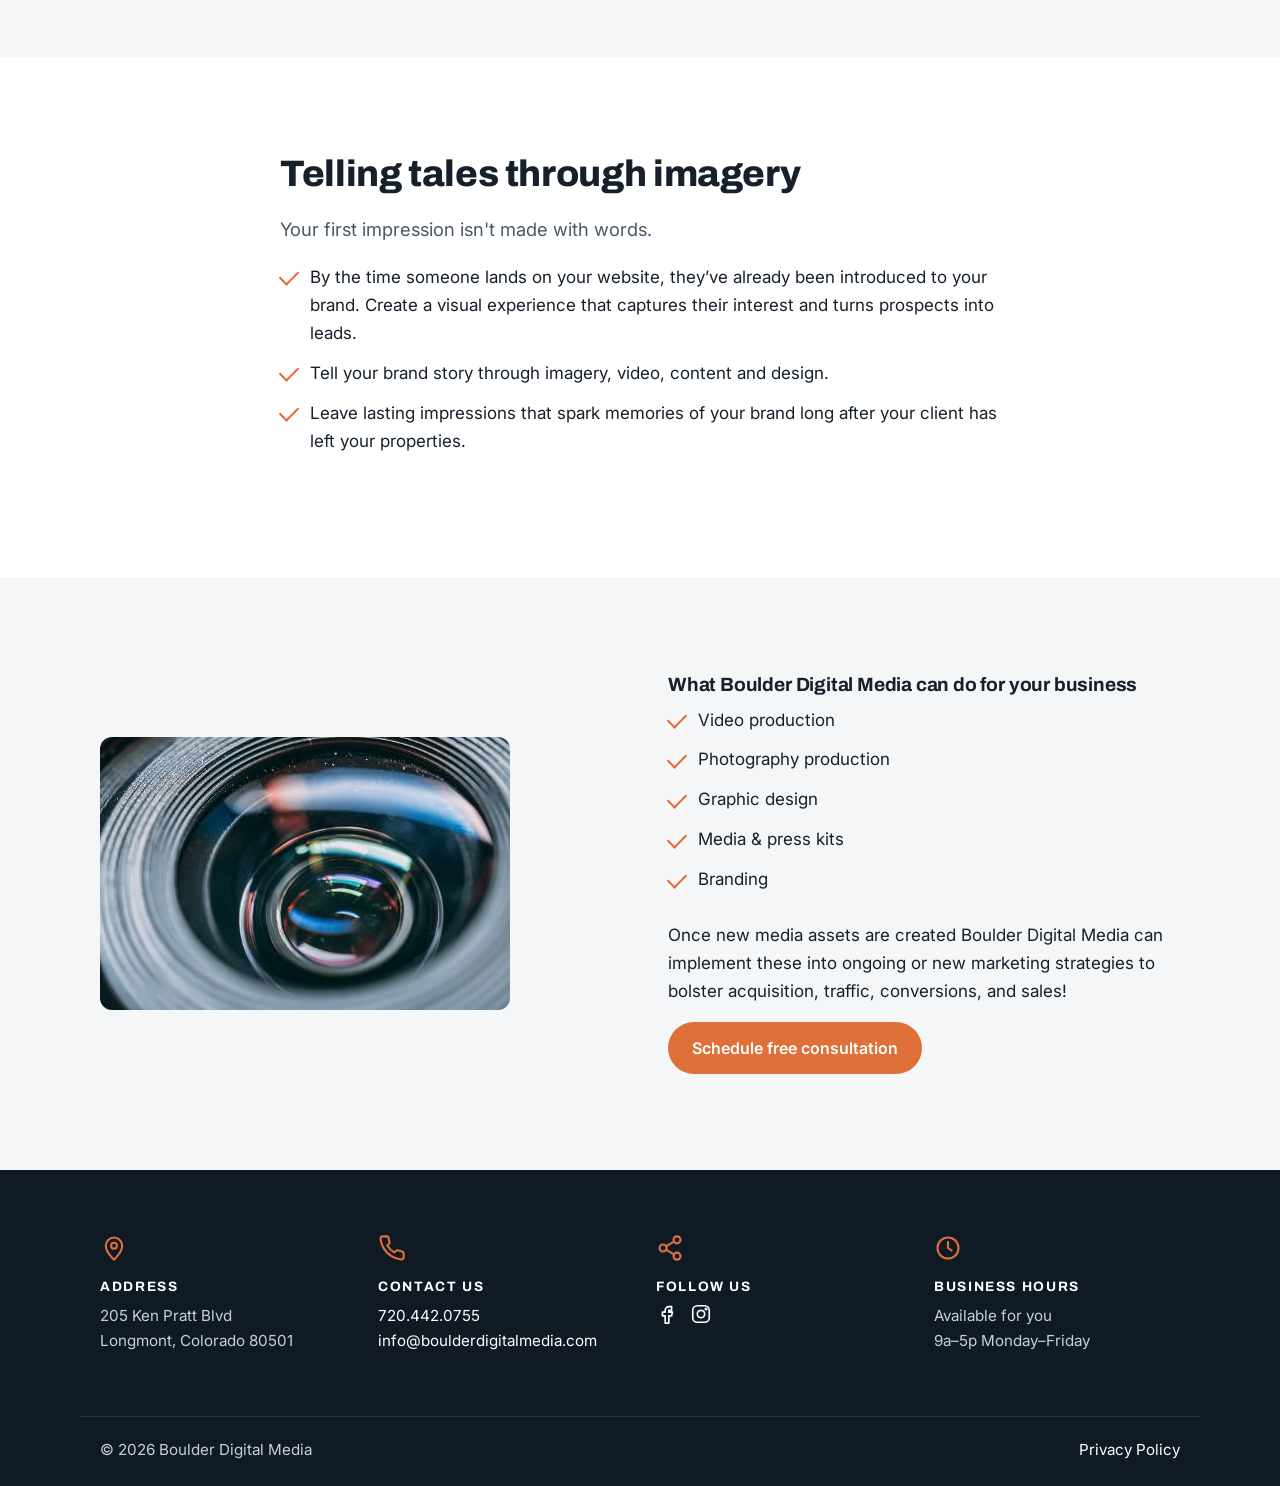
<file: media-production/index.html>
<!doctype html>
<html lang="en">
<head>
<meta charset="utf-8">
<meta name="viewport" content="width=device-width, initial-scale=1">
<title>Media Production | Video & Photography | Boulder Digital Media</title>
<meta name="description" content="Video production, photography and branded media for your website and social channels, created with your audience in mind.">
<link rel="canonical" href="https://www.boulderdigitalmedia.com/media-production/">
<meta property="og:title" content="Media Production | Video & Photography | Boulder Digital Media">
<meta property="og:description" content="Video production, photography and branded media for your website and social channels, created with your audience in mind.">
<meta property="og:url" content="https://www.boulderdigitalmedia.com/media-production/">
<meta property="og:type" content="website">
<link rel="icon" href="/favicon.svg" type="image/svg+xml">
<link rel="preconnect" href="https://fonts.googleapis.com">
<link rel="preconnect" href="https://fonts.gstatic.com" crossorigin>
<link href="https://fonts.googleapis.com/css2?family=Archivo:wght@500;700;800&family=Inter:wght@400;500;600&display=swap" rel="stylesheet">
<link rel="stylesheet" href="/css/style.css">
</head>
<body>
<a class="skip" href="#main">Skip to content</a>
<header class="site-header">
  <div class="wrap header-inner">
    <a class="brand" href="/">Boulder <span>Digital Media</span></a>
    <button class="nav-toggle" aria-expanded="false" aria-controls="site-nav">Menu</button>
    <nav id="site-nav" aria-label="Main"><ul><li><a href="/website-design/">Website Design</a></li><li><a href="/digital-marketing/">Digital Marketing</a></li><li><a href="/media-production/" aria-current="page">Media Production</a></li><li><a href="/graphic-design/">Graphic Design</a></li><li><a href="/contact/">Contact</a></li></ul></nav>
  </div>
</header>
<main id="main">
<section class="hero has-bg" style="--bg:url(/images/backgrounds/services-hero.jpg)"><div class="wrap">
  <p class="eyebrow">A creative marketing company</p><h1>Media production</h1><p class="hero-sub">Video Production • Photography • Graphic Design</p>
</div></section>
<section class="section"><div class="wrap">
  <ul class="videos"><li><div class="video"><iframe src="https://www.youtube-nocookie.com/embed/IDSc8UZxMf0?rel=0" title="Corporate Video" loading="lazy" allow="accelerometer; encrypted-media; gyroscope; picture-in-picture" allowfullscreen></iframe></div><p>Corporate Video</p></li><li><div class="video"><iframe src="https://www.youtube-nocookie.com/embed/nFt5jrKZCDE?rel=0" title="Commercial" loading="lazy" allow="accelerometer; encrypted-media; gyroscope; picture-in-picture" allowfullscreen></iframe></div><p>Commercial</p></li><li><div class="video"><iframe src="https://www.youtube-nocookie.com/embed/9ruFSBVLwIk?rel=0" title="Live Music Performance" loading="lazy" allow="accelerometer; encrypted-media; gyroscope; picture-in-picture" allowfullscreen></iframe></div><p>Live Music Performance</p></li><li><div class="video"><iframe src="https://www.youtube-nocookie.com/embed/2Qe2rTh7gig?rel=0" title="Verite/Docustyle" loading="lazy" allow="accelerometer; encrypted-media; gyroscope; picture-in-picture" allowfullscreen></iframe></div><p>Verite/Docustyle</p></li><li><div class="video"><iframe src="https://www.youtube-nocookie.com/embed/P6KWICH2zDM?rel=0" title="Music Video" loading="lazy" allow="accelerometer; encrypted-media; gyroscope; picture-in-picture" allowfullscreen></iframe></div><p>Music Video</p></li><li><div class="video"><iframe src="https://www.youtube-nocookie.com/embed/HPQDYKoC55c?rel=0" title="Corporate Video" loading="lazy" allow="accelerometer; encrypted-media; gyroscope; picture-in-picture" allowfullscreen></iframe></div><p>Corporate Video</p></li></ul>
</div></section>

<section class="section alt"><div class="wrap two-col">
  <div><h3>Need branded content for your website &amp; social media platforms?</h3>
  <p>When it’s time to revamp your look or add new products and services you’ll need content to support your business. Whether that’s video or photography, Boulder Digital Media can help accumulate the media you need.</p></div>
  <div><h3>And we’re rolling…</h3>
  <p>Creating media with your audience in mind is the first step to harnessing imagery for successful marketing. Analyzing your audience behaviors on social media, on your website, and through searches will help focus what assets are to be created.</p></div>
  <p class="span2"><a class="btn" href="/contact/">Schedule free consultation</a></p>
</div></section>

<section class="section"><div class="wrap narrow">
  <h2>Telling tales through imagery</h2>
  <p class="lead">Your first impression isn't made with words.</p>
  <ul class="checks">
    <li>By the time someone lands on your website, they’ve already been introduced to your brand. Create a visual experience that captures their interest and turns prospects into leads.</li>
    <li>Tell your brand story through imagery, video, content and design.</li>
    <li>Leave lasting impressions that spark memories of your brand long after your client has left your properties.</li>
  </ul>
</div></section>

<section class="section alt"><div class="wrap two-col media">
  <img src="/images/media-production.jpg" alt="Mountain landscape at sunrise" loading="lazy">
  <div>
    <h3>What Boulder Digital Media can do for your business</h3>
    <ul class="checks"><li>Video production</li><li>Photography production</li><li>Graphic design</li><li>Media &amp; press kits</li><li>Branding</li></ul>
    <p>Once new media assets are created Boulder Digital Media can implement these into ongoing or new marketing strategies to bolster acquisition, traffic, conversions, and sales!</p>
    <a class="btn" href="/contact/">Schedule free consultation</a>
  </div>
</div></section>
</main>
<footer class="site-footer">
  <div class="wrap footer-grid">
    <div class="fcol"><svg viewBox="0 0 24 24" aria-hidden="true"><path d="M12 22s7-6.2 7-12a7 7 0 1 0-14 0c0 5.8 7 12 7 12Z"/><circle cx="12" cy="10" r="2.5"/></svg><h3>Address</h3><p>205 Ken Pratt Blvd<br>Longmont, Colorado 80501</p></div>
    <div class="fcol"><svg viewBox="0 0 24 24" aria-hidden="true"><path d="M22 16.9v3a2 2 0 0 1-2.2 2 19.8 19.8 0 0 1-8.6-3.1 19.5 19.5 0 0 1-6-6A19.8 19.8 0 0 1 2.1 4.2 2 2 0 0 1 4.1 2h3a2 2 0 0 1 2 1.7c.1.9.4 1.8.7 2.7a2 2 0 0 1-.5 2.1L8 9.8a16 16 0 0 0 6 6l1.3-1.3a2 2 0 0 1 2.1-.4c.9.3 1.8.6 2.7.7a2 2 0 0 1 1.7 2Z"/></svg><h3>Contact us</h3><p><a href="tel:+17204420755">720.442.0755</a><br><a href="mailto:info@boulderdigitalmedia.com">info@boulderdigitalmedia.com</a></p></div>
    <div class="fcol"><svg viewBox="0 0 24 24" aria-hidden="true"><circle cx="18" cy="5" r="3"/><circle cx="6" cy="12" r="3"/><circle cx="18" cy="19" r="3"/><path d="m8.6 13.5 6.8 4M15.4 6.5l-6.8 4"/></svg><h3>Follow us</h3><p class="social">
      <a href="https://www.facebook.com/BoulderDigitalMedia/" aria-label="Facebook"><svg viewBox="0 0 24 24" aria-hidden="true"><path d="M14 8h3V4h-3a4 4 0 0 0-4 4v2H7v4h3v8h4v-8h3l1-4h-4V8Z"/></svg></a>
      <a href="https://www.instagram.com/boulderdigitalmedia/" aria-label="Instagram"><svg viewBox="0 0 24 24" aria-hidden="true"><rect x="3" y="3" width="18" height="18" rx="5"/><circle cx="12" cy="12" r="4"/><circle cx="17.5" cy="6.5" r=".8"/></svg></a></p></div>
    <div class="fcol"><svg viewBox="0 0 24 24" aria-hidden="true"><circle cx="12" cy="12" r="9"/><path d="M12 7v5l3 2"/></svg><h3>Business hours</h3><p>Available for you<br>9a–5p Monday–Friday</p></div>
  </div>
  <div class="wrap footer-base">
    <p>© <span id="yr">2026</span> Boulder Digital Media</p>
    <p><a href="/privacy-policy/">Privacy Policy</a></p>
  </div>
  <script>document.getElementById('yr').textContent=new Date().getFullYear()</script>
</footer>
<script>
  const t=document.querySelector('.nav-toggle'),n=document.getElementById('site-nav');
  t.addEventListener('click',()=>{const o=n.classList.toggle('open');t.setAttribute('aria-expanded',o)});
</script>
</body>
</html>
</file>
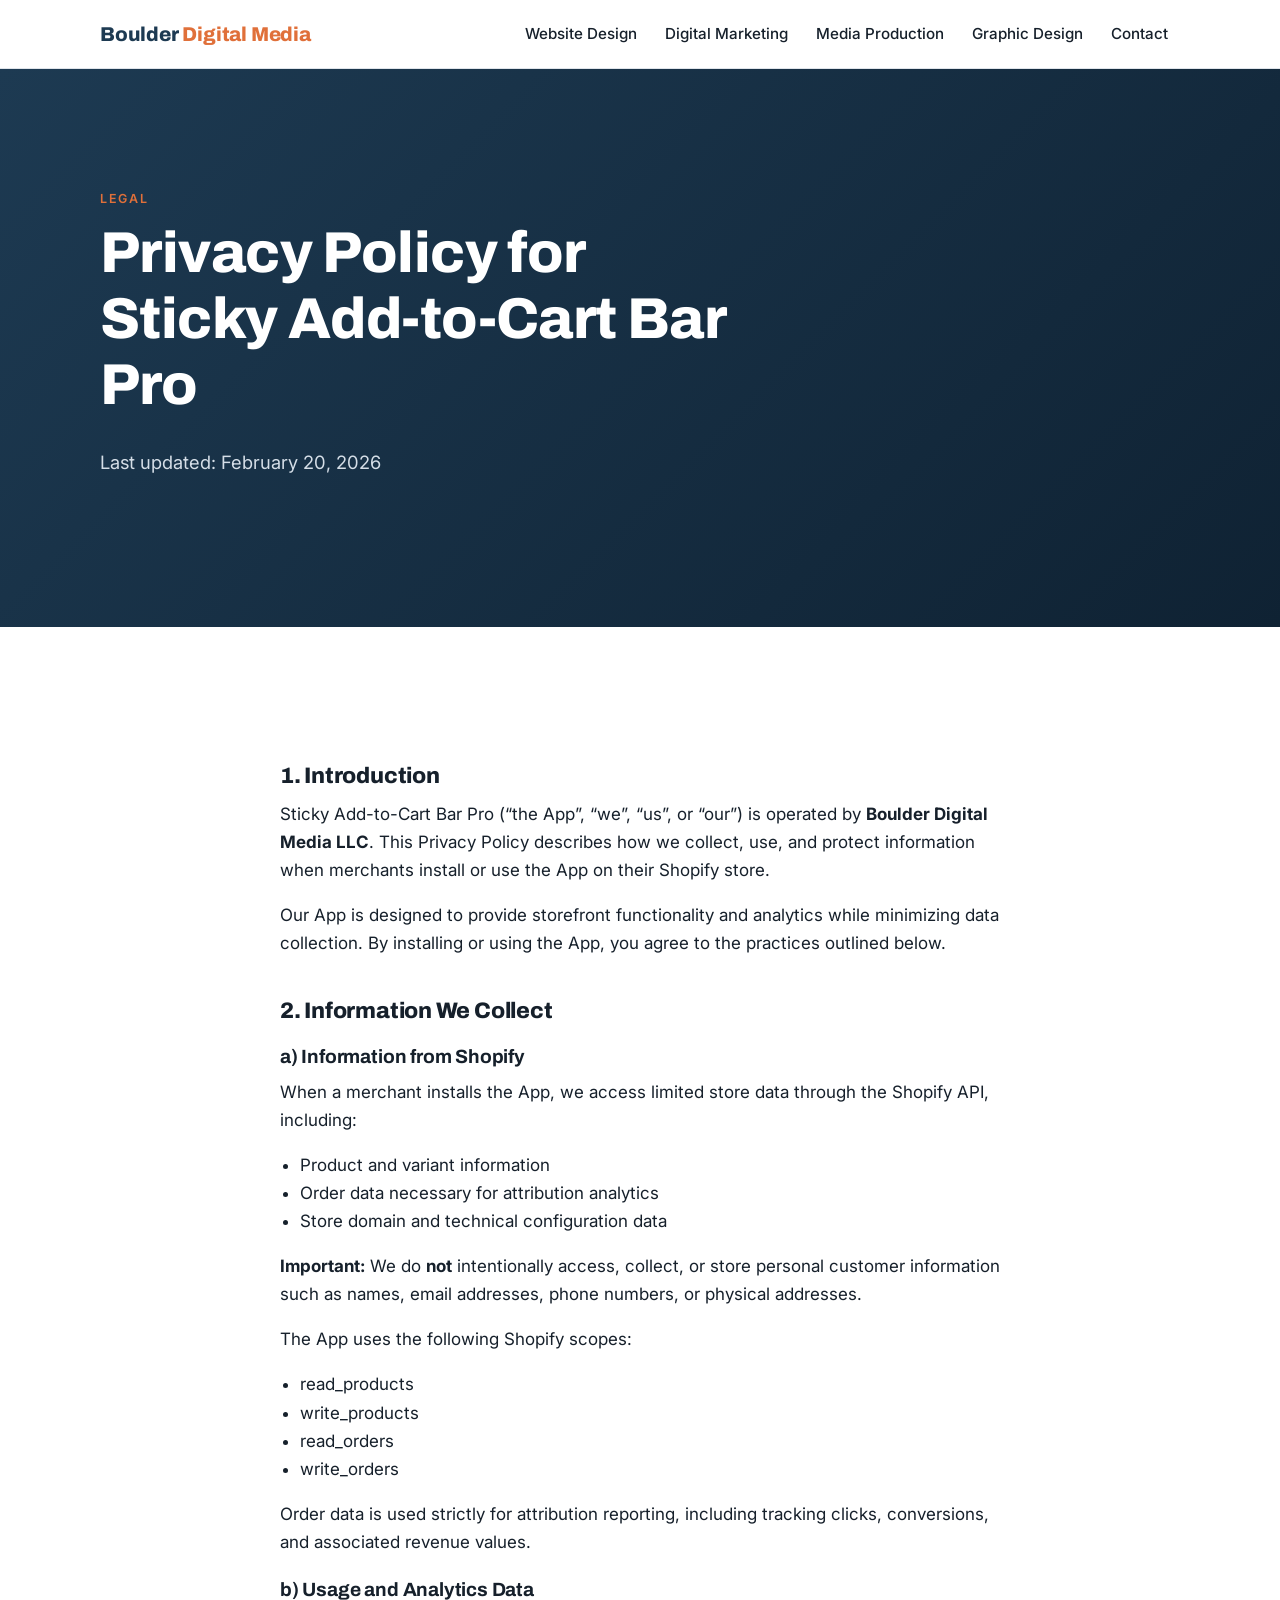
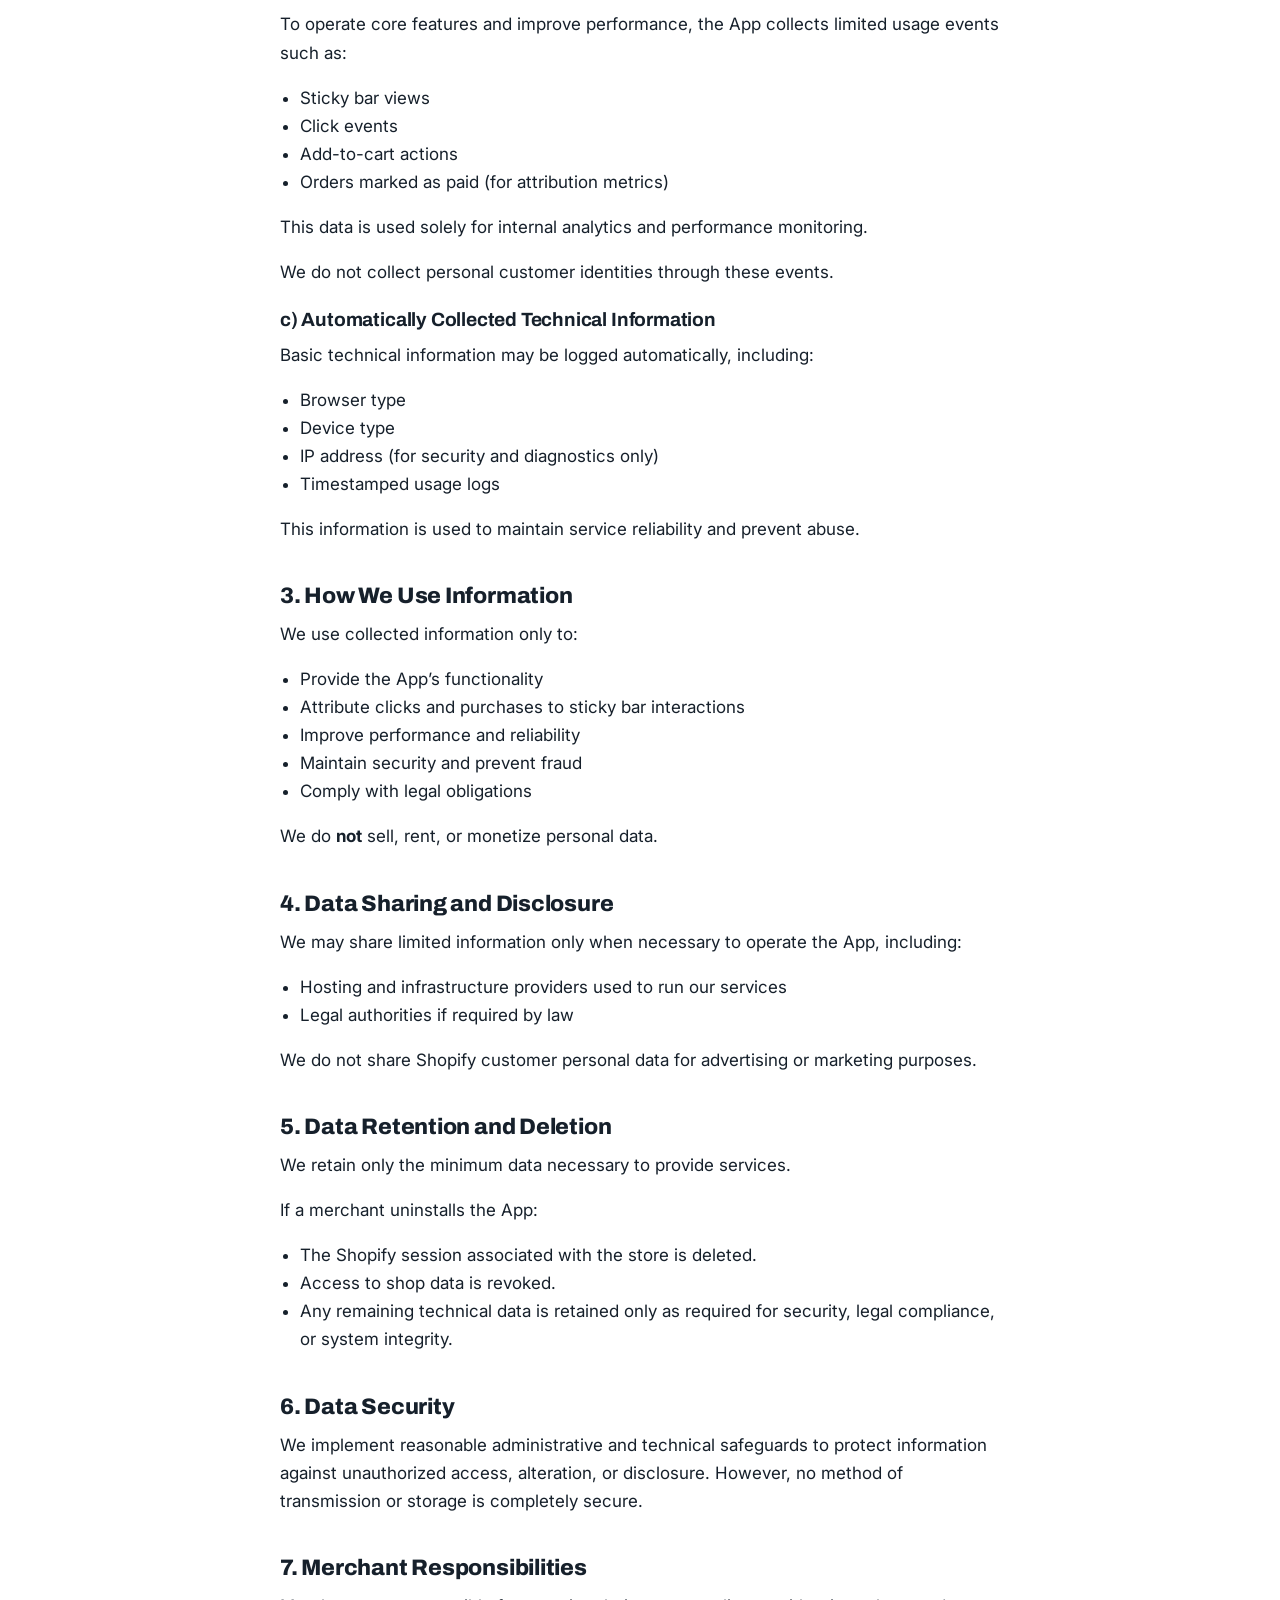
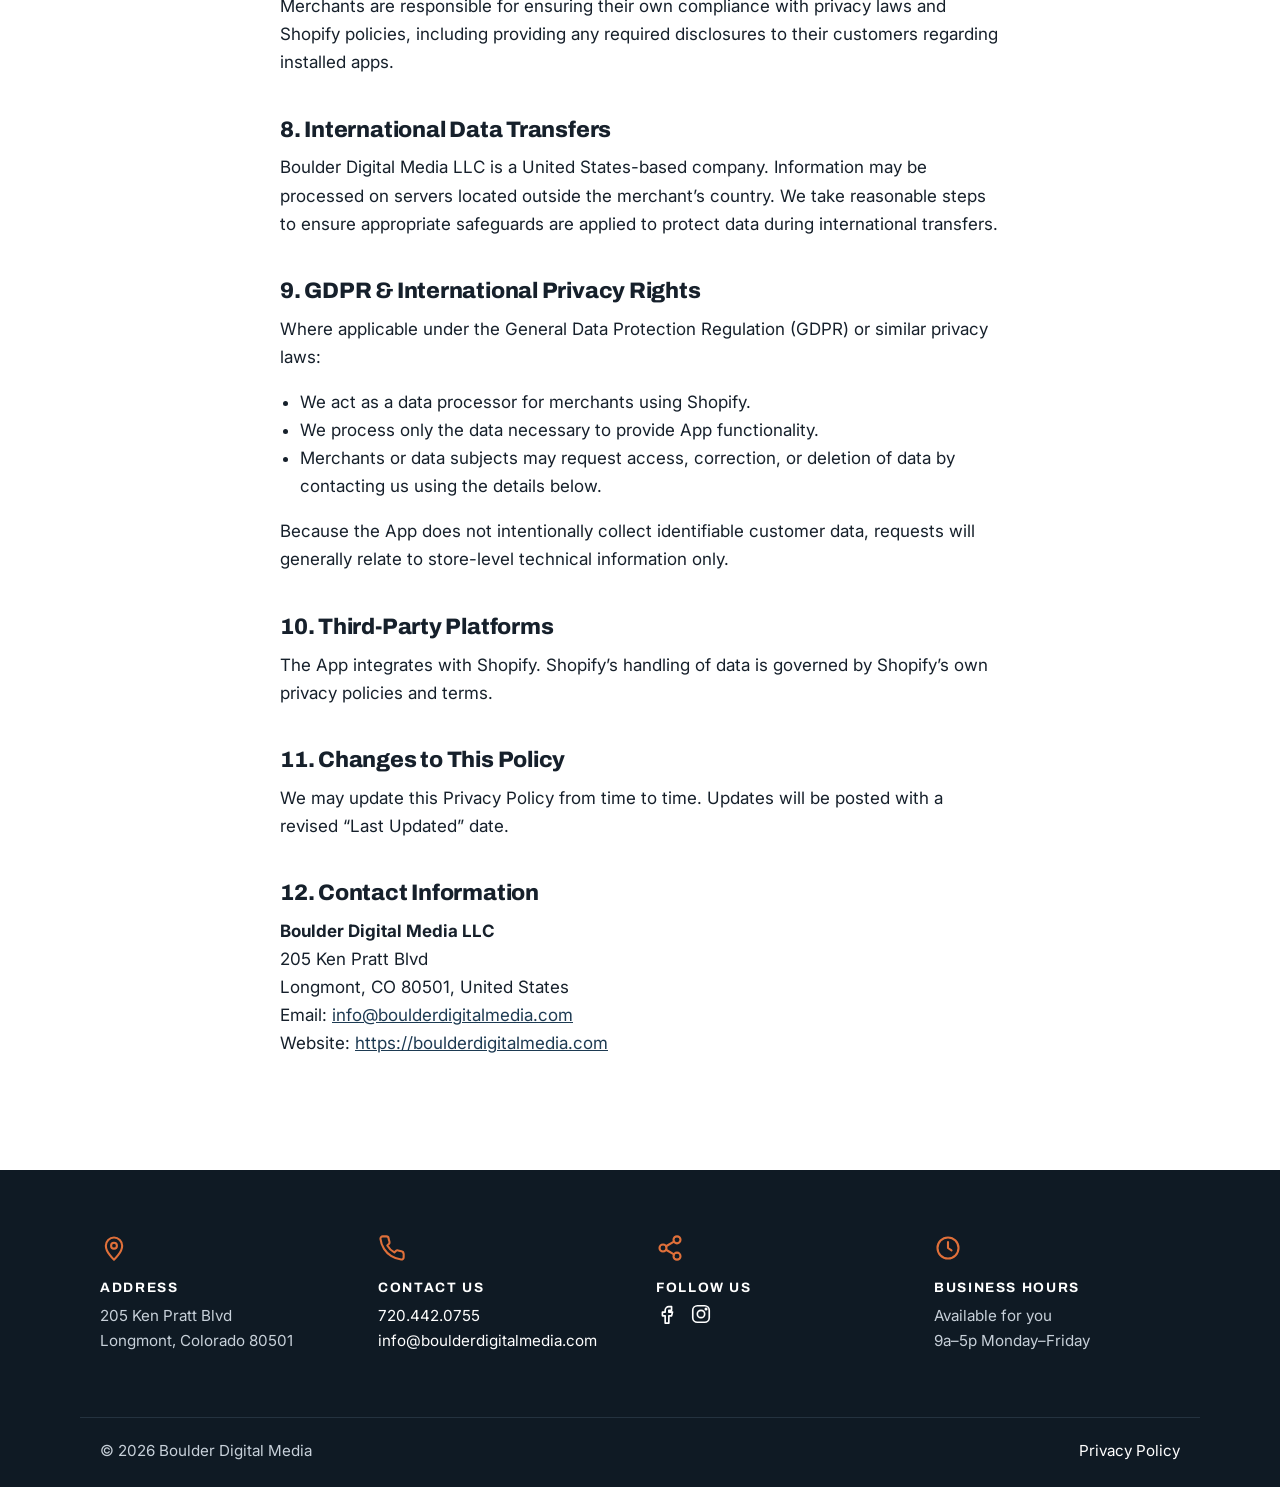
<file: privacy-policy/index.html>
<!doctype html>
<html lang="en">
<head>
<meta charset="utf-8">
<meta name="viewport" content="width=device-width, initial-scale=1">
<title>Privacy Policy – Sticky Add-to-Cart Bar Pro | Boulder Digital Media</title>
<meta name="description" content="Privacy Policy for the Sticky Add-to-Cart Bar Pro Shopify app, operated by Boulder Digital Media LLC.">
<link rel="canonical" href="https://www.boulderdigitalmedia.com/privacy-policy/">
<meta property="og:title" content="Privacy Policy – Sticky Add-to-Cart Bar Pro | Boulder Digital Media">
<meta property="og:description" content="Privacy Policy for the Sticky Add-to-Cart Bar Pro Shopify app, operated by Boulder Digital Media LLC.">
<meta property="og:url" content="https://www.boulderdigitalmedia.com/privacy-policy/">
<meta property="og:type" content="website">
<link rel="icon" href="/favicon.svg" type="image/svg+xml">
<link rel="preconnect" href="https://fonts.googleapis.com">
<link rel="preconnect" href="https://fonts.gstatic.com" crossorigin>
<link href="https://fonts.googleapis.com/css2?family=Archivo:wght@500;700;800&family=Inter:wght@400;500;600&display=swap" rel="stylesheet">
<link rel="stylesheet" href="/css/style.css">
</head>
<body>
<a class="skip" href="#main">Skip to content</a>
<header class="site-header">
  <div class="wrap header-inner">
    <a class="brand" href="/">Boulder <span>Digital Media</span></a>
    <button class="nav-toggle" aria-expanded="false" aria-controls="site-nav">Menu</button>
    <nav id="site-nav" aria-label="Main"><ul><li><a href="/website-design/">Website Design</a></li><li><a href="/digital-marketing/">Digital Marketing</a></li><li><a href="/media-production/">Media Production</a></li><li><a href="/graphic-design/">Graphic Design</a></li><li><a href="/contact/">Contact</a></li></ul></nav>
  </div>
</header>
<main id="main">
<section class="hero"><div class="wrap">
  <p class="eyebrow">Legal</p><h1>Privacy Policy for Sticky Add-to-Cart Bar Pro</h1><p class="hero-sub">Last updated: February 20, 2026</p>
</div></section>
<section class="section"><div class="wrap narrow prose">
<h2>1. Introduction</h2>
<p>Sticky Add-to-Cart Bar Pro (“the App”, “we”, “us”, or “our”) is operated by <strong>Boulder Digital Media LLC</strong>. This Privacy Policy describes how we collect, use, and protect information when merchants install or use the App on their Shopify store.</p>
<p>Our App is designed to provide storefront functionality and analytics while minimizing data collection. By installing or using the App, you agree to the practices outlined below.</p>
<h2>2. Information We Collect</h2>
<h3>a) Information from Shopify</h3>
<p>When a merchant installs the App, we access limited store data through the Shopify API, including:</p>
<ul><li>Product and variant information</li><li>Order data necessary for attribution analytics</li><li>Store domain and technical configuration data</li></ul>
<p><strong>Important:</strong> We do <strong>not</strong> intentionally access, collect, or store personal customer information such as names, email addresses, phone numbers, or physical addresses.</p>
<p>The App uses the following Shopify scopes:</p>
<ul><li>read_products</li><li>write_products</li><li>read_orders</li><li>write_orders</li></ul>
<p>Order data is used strictly for attribution reporting, including tracking clicks, conversions, and associated revenue values.</p>
<h3>b) Usage and Analytics Data</h3>
<p>To operate core features and improve performance, the App collects limited usage events such as:</p>
<ul><li>Sticky bar views</li><li>Click events</li><li>Add-to-cart actions</li><li>Orders marked as paid (for attribution metrics)</li></ul>
<p>This data is used solely for internal analytics and performance monitoring.</p>
<p>We do not collect personal customer identities through these events.</p>
<h3>c) Automatically Collected Technical Information</h3>
<p>Basic technical information may be logged automatically, including:</p>
<ul><li>Browser type</li><li>Device type</li><li>IP address (for security and diagnostics only)</li><li>Timestamped usage logs</li></ul>
<p>This information is used to maintain service reliability and prevent abuse.</p>
<h2>3. How We Use Information</h2>
<p>We use collected information only to:</p>
<ul><li>Provide the App’s functionality</li><li>Attribute clicks and purchases to sticky bar interactions</li><li>Improve performance and reliability</li><li>Maintain security and prevent fraud</li><li>Comply with legal obligations</li></ul>
<p>We do <strong>not</strong> sell, rent, or monetize personal data.</p>
<h2>4. Data Sharing and Disclosure</h2>
<p>We may share limited information only when necessary to operate the App, including:</p>
<ul><li>Hosting and infrastructure providers used to run our services</li><li>Legal authorities if required by law</li></ul>
<p>We do not share Shopify customer personal data for advertising or marketing purposes.</p>
<h2>5. Data Retention and Deletion</h2>
<p>We retain only the minimum data necessary to provide services.</p>
<p>If a merchant uninstalls the App:</p>
<ul><li>The Shopify session associated with the store is deleted.</li><li>Access to shop data is revoked.</li><li>Any remaining technical data is retained only as required for security, legal compliance, or system integrity.</li></ul>
<h2>6. Data Security</h2>
<p>We implement reasonable administrative and technical safeguards to protect information against unauthorized access, alteration, or disclosure. However, no method of transmission or storage is completely secure.</p>
<h2>7. Merchant Responsibilities</h2>
<p>Merchants are responsible for ensuring their own compliance with privacy laws and Shopify policies, including providing any required disclosures to their customers regarding installed apps.</p>
<h2>8. International Data Transfers</h2>
<p>Boulder Digital Media LLC is a United States-based company. Information may be processed on servers located outside the merchant’s country. We take reasonable steps to ensure appropriate safeguards are applied to protect data during international transfers.</p>
<h2>9. GDPR &amp; International Privacy Rights</h2>
<p>Where applicable under the General Data Protection Regulation (GDPR) or similar privacy laws:</p>
<ul><li>We act as a data processor for merchants using Shopify.</li><li>We process only the data necessary to provide App functionality.</li><li>Merchants or data subjects may request access, correction, or deletion of data by contacting us using the details below.</li></ul>
<p>Because the App does not intentionally collect identifiable customer data, requests will generally relate to store-level technical information only.</p>
<h2>10. Third-Party Platforms</h2>
<p>The App integrates with Shopify. Shopify’s handling of data is governed by Shopify’s own privacy policies and terms.</p>
<h2>11. Changes to This Policy</h2>
<p>We may update this Privacy Policy from time to time. Updates will be posted with a revised “Last Updated” date.</p>
<h2>12. Contact Information</h2>
<p><strong>Boulder Digital Media LLC</strong><br>205 Ken Pratt Blvd<br>Longmont, CO 80501, United States<br>Email: <a href="mailto:info@boulderdigitalmedia.com">info@boulderdigitalmedia.com</a><br>Website: <a href="https://boulderdigitalmedia.com">https://boulderdigitalmedia.com</a></p>
</div></section>
</main>
<footer class="site-footer">
  <div class="wrap footer-grid">
    <div class="fcol"><svg viewBox="0 0 24 24" aria-hidden="true"><path d="M12 22s7-6.2 7-12a7 7 0 1 0-14 0c0 5.8 7 12 7 12Z"/><circle cx="12" cy="10" r="2.5"/></svg><h3>Address</h3><p>205 Ken Pratt Blvd<br>Longmont, Colorado 80501</p></div>
    <div class="fcol"><svg viewBox="0 0 24 24" aria-hidden="true"><path d="M22 16.9v3a2 2 0 0 1-2.2 2 19.8 19.8 0 0 1-8.6-3.1 19.5 19.5 0 0 1-6-6A19.8 19.8 0 0 1 2.1 4.2 2 2 0 0 1 4.1 2h3a2 2 0 0 1 2 1.7c.1.9.4 1.8.7 2.7a2 2 0 0 1-.5 2.1L8 9.8a16 16 0 0 0 6 6l1.3-1.3a2 2 0 0 1 2.1-.4c.9.3 1.8.6 2.7.7a2 2 0 0 1 1.7 2Z"/></svg><h3>Contact us</h3><p><a href="tel:+17204420755">720.442.0755</a><br><a href="mailto:info@boulderdigitalmedia.com">info@boulderdigitalmedia.com</a></p></div>
    <div class="fcol"><svg viewBox="0 0 24 24" aria-hidden="true"><circle cx="18" cy="5" r="3"/><circle cx="6" cy="12" r="3"/><circle cx="18" cy="19" r="3"/><path d="m8.6 13.5 6.8 4M15.4 6.5l-6.8 4"/></svg><h3>Follow us</h3><p class="social">
      <a href="https://www.facebook.com/BoulderDigitalMedia/" aria-label="Facebook"><svg viewBox="0 0 24 24" aria-hidden="true"><path d="M14 8h3V4h-3a4 4 0 0 0-4 4v2H7v4h3v8h4v-8h3l1-4h-4V8Z"/></svg></a>
      <a href="https://www.instagram.com/boulderdigitalmedia/" aria-label="Instagram"><svg viewBox="0 0 24 24" aria-hidden="true"><rect x="3" y="3" width="18" height="18" rx="5"/><circle cx="12" cy="12" r="4"/><circle cx="17.5" cy="6.5" r=".8"/></svg></a></p></div>
    <div class="fcol"><svg viewBox="0 0 24 24" aria-hidden="true"><circle cx="12" cy="12" r="9"/><path d="M12 7v5l3 2"/></svg><h3>Business hours</h3><p>Available for you<br>9a–5p Monday–Friday</p></div>
  </div>
  <div class="wrap footer-base">
    <p>© <span id="yr">2026</span> Boulder Digital Media</p>
    <p><a href="/privacy-policy/">Privacy Policy</a></p>
  </div>
  <script>document.getElementById('yr').textContent=new Date().getFullYear()</script>
</footer>
<script>
  const t=document.querySelector('.nav-toggle'),n=document.getElementById('site-nav');
  t.addEventListener('click',()=>{const o=n.classList.toggle('open');t.setAttribute('aria-expanded',o)});
</script>
</body>
</html>
</file>
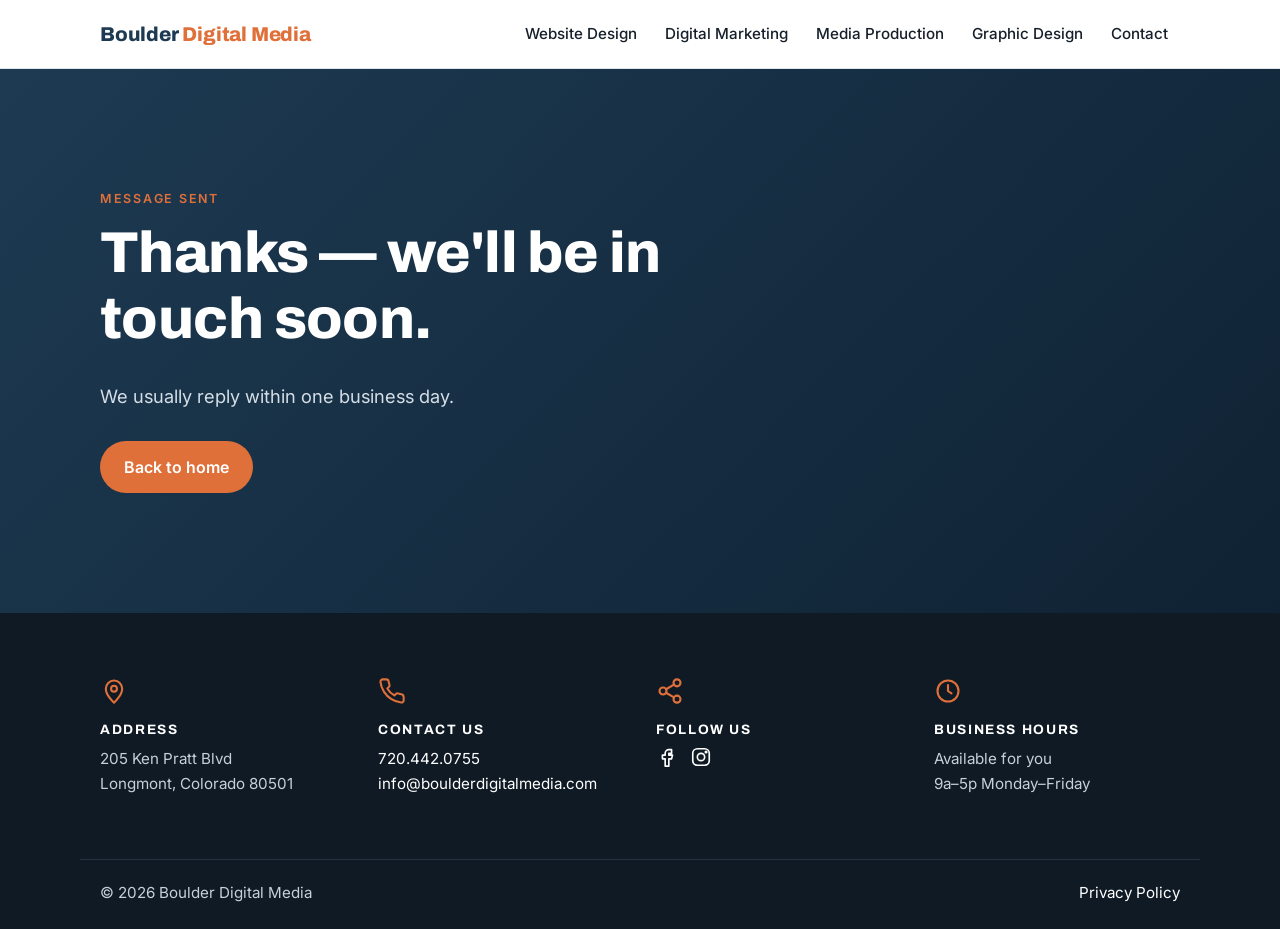
<file: thanks/index.html>
<!doctype html>
<html lang="en">
<head>
<meta charset="utf-8">
<meta name="viewport" content="width=device-width, initial-scale=1">
<title>Thanks | Boulder Digital Media</title>
<meta name="description" content="Thanks for getting in touch.">
<link rel="canonical" href="https://www.boulderdigitalmedia.com/thanks/">
<meta property="og:title" content="Thanks | Boulder Digital Media">
<meta property="og:description" content="Thanks for getting in touch.">
<meta property="og:url" content="https://www.boulderdigitalmedia.com/thanks/">
<meta property="og:type" content="website">
<link rel="icon" href="/favicon.svg" type="image/svg+xml">
<link rel="preconnect" href="https://fonts.googleapis.com">
<link rel="preconnect" href="https://fonts.gstatic.com" crossorigin>
<link href="https://fonts.googleapis.com/css2?family=Archivo:wght@500;700;800&family=Inter:wght@400;500;600&display=swap" rel="stylesheet">
<link rel="stylesheet" href="/css/style.css">
</head>
<body>
<a class="skip" href="#main">Skip to content</a>
<header class="site-header">
  <div class="wrap header-inner">
    <a class="brand" href="/">Boulder <span>Digital Media</span></a>
    <button class="nav-toggle" aria-expanded="false" aria-controls="site-nav">Menu</button>
    <nav id="site-nav" aria-label="Main"><ul><li><a href="/website-design/">Website Design</a></li><li><a href="/digital-marketing/">Digital Marketing</a></li><li><a href="/media-production/">Media Production</a></li><li><a href="/graphic-design/">Graphic Design</a></li><li><a href="/contact/">Contact</a></li></ul></nav>
  </div>
</header>
<main id="main">
<section class="hero"><div class="wrap">
  <p class="eyebrow">Message sent</p><h1>Thanks — we'll be in touch soon.</h1><p class="hero-sub">We usually reply within one business day.</p><a class="btn" href="/">Back to home</a>
</div></section>
</main>
<footer class="site-footer">
  <div class="wrap footer-grid">
    <div class="fcol"><svg viewBox="0 0 24 24" aria-hidden="true"><path d="M12 22s7-6.2 7-12a7 7 0 1 0-14 0c0 5.8 7 12 7 12Z"/><circle cx="12" cy="10" r="2.5"/></svg><h3>Address</h3><p>205 Ken Pratt Blvd<br>Longmont, Colorado 80501</p></div>
    <div class="fcol"><svg viewBox="0 0 24 24" aria-hidden="true"><path d="M22 16.9v3a2 2 0 0 1-2.2 2 19.8 19.8 0 0 1-8.6-3.1 19.5 19.5 0 0 1-6-6A19.8 19.8 0 0 1 2.1 4.2 2 2 0 0 1 4.1 2h3a2 2 0 0 1 2 1.7c.1.9.4 1.8.7 2.7a2 2 0 0 1-.5 2.1L8 9.8a16 16 0 0 0 6 6l1.3-1.3a2 2 0 0 1 2.1-.4c.9.3 1.8.6 2.7.7a2 2 0 0 1 1.7 2Z"/></svg><h3>Contact us</h3><p><a href="tel:+17204420755">720.442.0755</a><br><a href="mailto:info@boulderdigitalmedia.com">info@boulderdigitalmedia.com</a></p></div>
    <div class="fcol"><svg viewBox="0 0 24 24" aria-hidden="true"><circle cx="18" cy="5" r="3"/><circle cx="6" cy="12" r="3"/><circle cx="18" cy="19" r="3"/><path d="m8.6 13.5 6.8 4M15.4 6.5l-6.8 4"/></svg><h3>Follow us</h3><p class="social">
      <a href="https://www.facebook.com/BoulderDigitalMedia/" aria-label="Facebook"><svg viewBox="0 0 24 24" aria-hidden="true"><path d="M14 8h3V4h-3a4 4 0 0 0-4 4v2H7v4h3v8h4v-8h3l1-4h-4V8Z"/></svg></a>
      <a href="https://www.instagram.com/boulderdigitalmedia/" aria-label="Instagram"><svg viewBox="0 0 24 24" aria-hidden="true"><rect x="3" y="3" width="18" height="18" rx="5"/><circle cx="12" cy="12" r="4"/><circle cx="17.5" cy="6.5" r=".8"/></svg></a></p></div>
    <div class="fcol"><svg viewBox="0 0 24 24" aria-hidden="true"><circle cx="12" cy="12" r="9"/><path d="M12 7v5l3 2"/></svg><h3>Business hours</h3><p>Available for you<br>9a–5p Monday–Friday</p></div>
  </div>
  <div class="wrap footer-base">
    <p>© <span id="yr">2026</span> Boulder Digital Media</p>
    <p><a href="/privacy-policy/">Privacy Policy</a></p>
  </div>
  <script>document.getElementById('yr').textContent=new Date().getFullYear()</script>
</footer>
<script>
  const t=document.querySelector('.nav-toggle'),n=document.getElementById('site-nav');
  t.addEventListener('click',()=>{const o=n.classList.toggle('open');t.setAttribute('aria-expanded',o)});
</script>
</body>
</html>
</file>
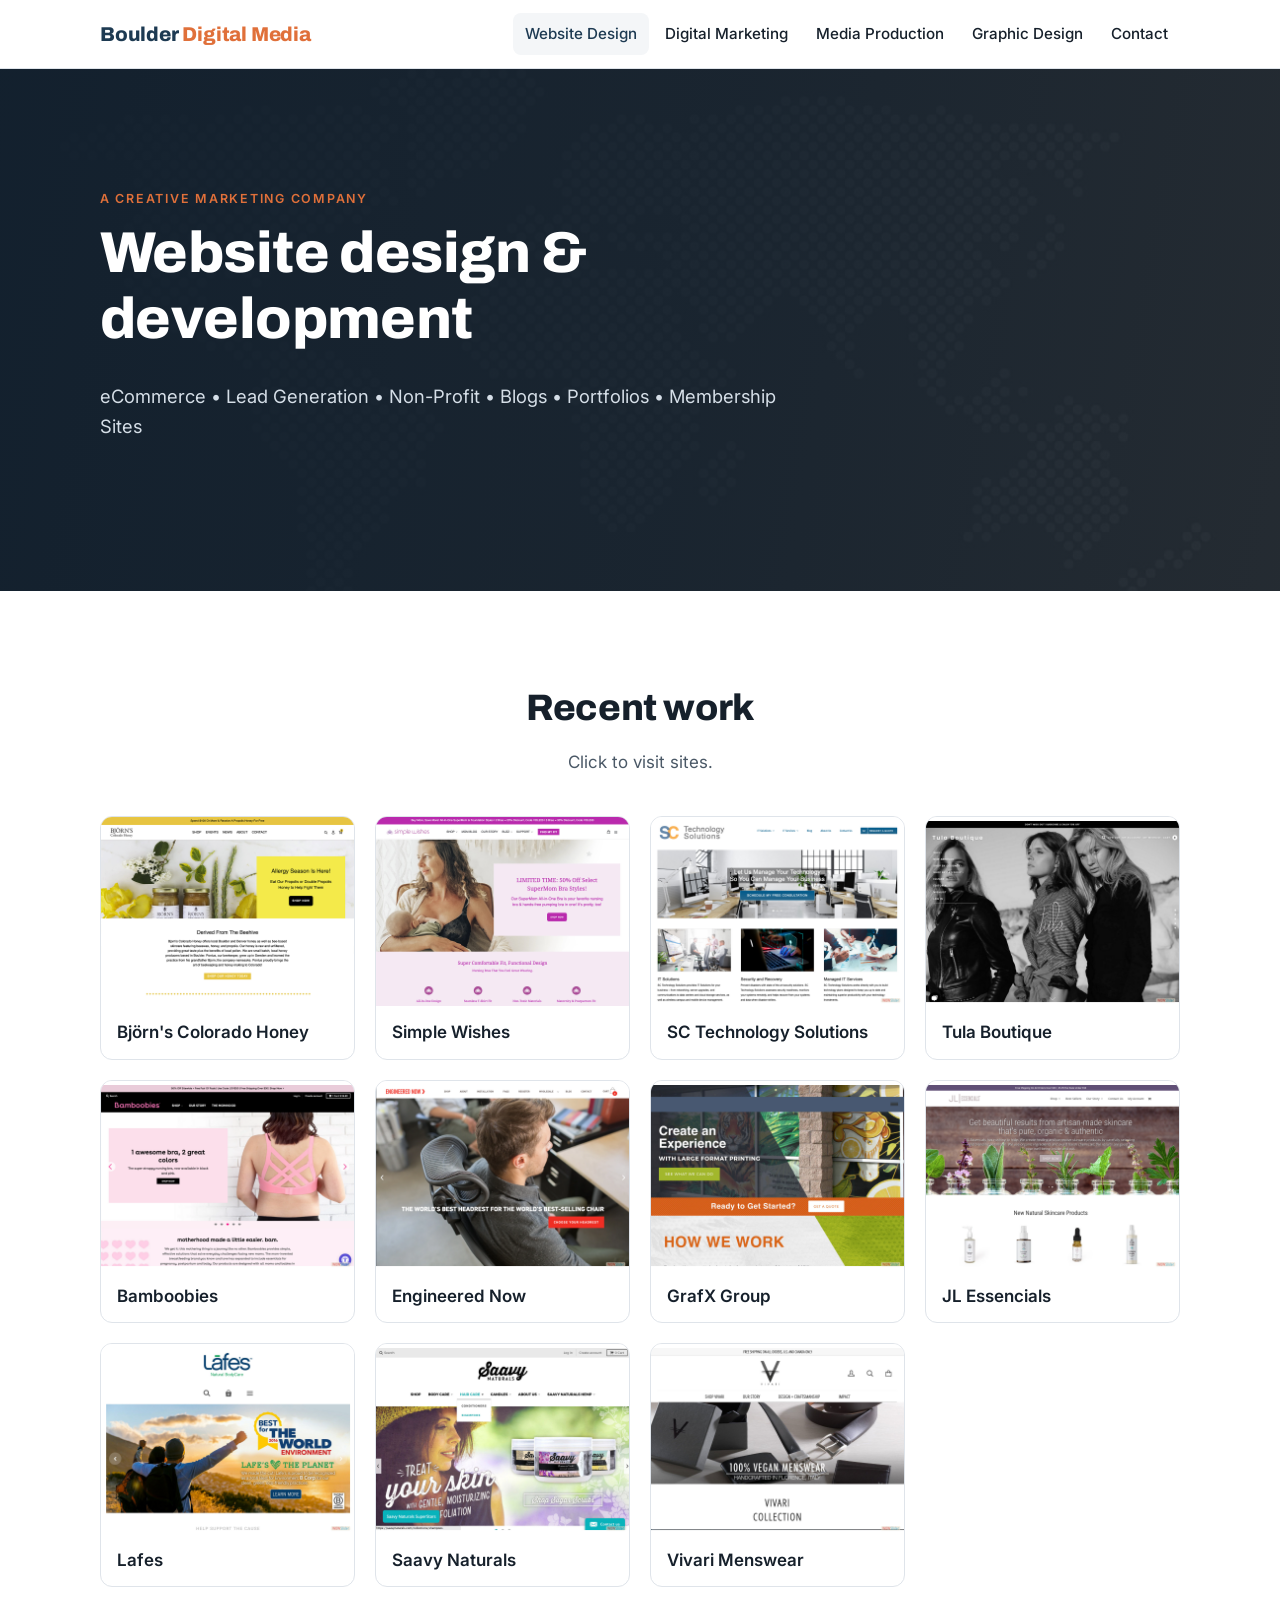
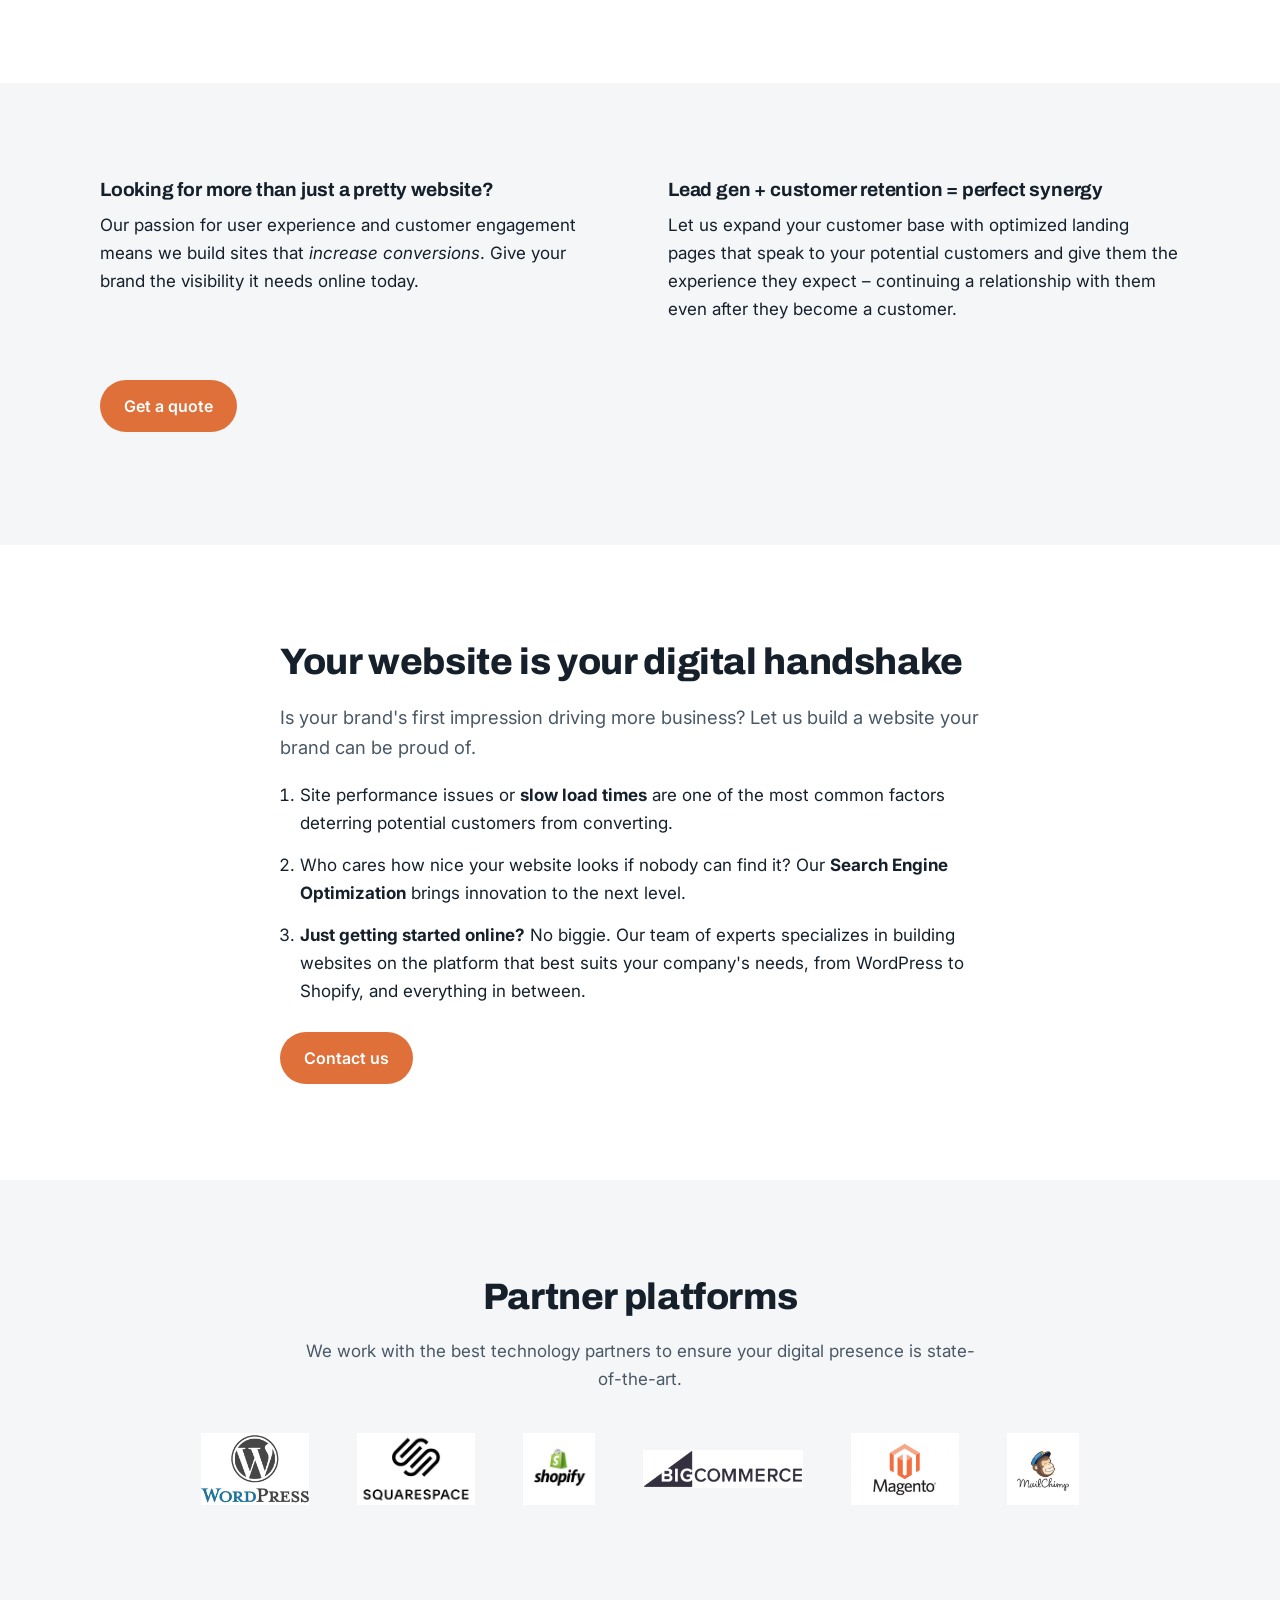
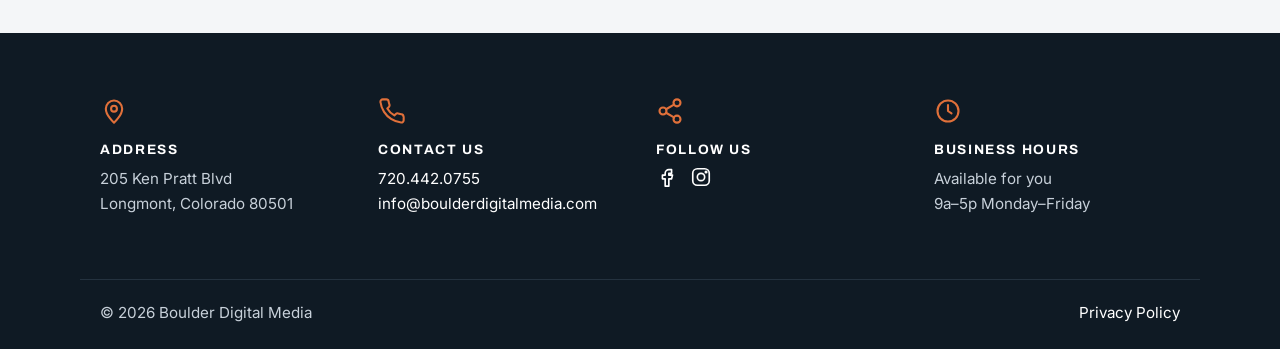
<file: website-design/index.html>
<!doctype html>
<html lang="en">
<head>
<meta charset="utf-8">
<meta name="viewport" content="width=device-width, initial-scale=1">
<title>Website Design & Development | Boulder Digital Media</title>
<meta name="description" content="Conversion-focused website design and development on Shopify, WordPress and more — eCommerce, lead generation, portfolios and membership sites.">
<link rel="canonical" href="https://www.boulderdigitalmedia.com/website-design/">
<meta property="og:title" content="Website Design & Development | Boulder Digital Media">
<meta property="og:description" content="Conversion-focused website design and development on Shopify, WordPress and more — eCommerce, lead generation, portfolios and membership sites.">
<meta property="og:url" content="https://www.boulderdigitalmedia.com/website-design/">
<meta property="og:type" content="website">
<link rel="icon" href="/favicon.svg" type="image/svg+xml">
<link rel="preconnect" href="https://fonts.googleapis.com">
<link rel="preconnect" href="https://fonts.gstatic.com" crossorigin>
<link href="https://fonts.googleapis.com/css2?family=Archivo:wght@500;700;800&family=Inter:wght@400;500;600&display=swap" rel="stylesheet">
<link rel="stylesheet" href="/css/style.css">
</head>
<body>
<a class="skip" href="#main">Skip to content</a>
<header class="site-header">
  <div class="wrap header-inner">
    <a class="brand" href="/">Boulder <span>Digital Media</span></a>
    <button class="nav-toggle" aria-expanded="false" aria-controls="site-nav">Menu</button>
    <nav id="site-nav" aria-label="Main"><ul><li><a href="/website-design/" aria-current="page">Website Design</a></li><li><a href="/digital-marketing/">Digital Marketing</a></li><li><a href="/media-production/">Media Production</a></li><li><a href="/graphic-design/">Graphic Design</a></li><li><a href="/contact/">Contact</a></li></ul></nav>
  </div>
</header>
<main id="main">
<section class="hero has-bg" style="--bg:url(/images/backgrounds/services-hero.jpg)"><div class="wrap">
  <p class="eyebrow">A creative marketing company</p><h1>Website design &amp; development</h1><p class="hero-sub">eCommerce • Lead Generation • Non-Profit • Blogs • Portfolios • Membership Sites</p>
</div></section>
<section class="section"><div class="wrap">
  <div class="section-head"><h2>Recent work</h2><p>Click to visit sites.</p></div>
  <ul class="portfolio"><li><a href="https://bjornscoloradohoney.com/" target="_blank" rel="noopener"><img src="/images/portfolio/bjorns-colorado-honey.jpg" alt="Björn's Colorado Honey website" loading="lazy"><span>Björn's Colorado Honey</span></a></li><li><a href="https://simplewishes.com/" target="_blank" rel="noopener"><img src="/images/portfolio/simplewishes.jpg" alt="Simple Wishes website" loading="lazy"><span>Simple Wishes</span></a></li><li><a href="https://sctechnology.io/" target="_blank" rel="noopener"><img src="/images/portfolio/sc-technology-solutions.png" alt="SC Technology Solutions website" loading="lazy"><span>SC Technology Solutions</span></a></li><li><a href="https://shoptula.com/" target="_blank" rel="noopener"><img src="/images/portfolio/tula-boutique.png" alt="Tula Boutique website" loading="lazy"><span>Tula Boutique</span></a></li><li><a href="https://bamboobies.com/" target="_blank" rel="noopener"><img src="/images/portfolio/bamboobies.png" alt="Bamboobies website" loading="lazy"><span>Bamboobies</span></a></li><li><a href="https://engineerednow.com/" target="_blank" rel="noopener"><img src="/images/portfolio/engineered-now.png" alt="Engineered Now website" loading="lazy"><span>Engineered Now</span></a></li><li><a href="https://pcigrafx.com/" target="_blank" rel="noopener"><img src="/images/portfolio/grafx-group.jpg" alt="GrafX Group website" loading="lazy"><span>GrafX Group</span></a></li><li><a href="https://www.jlessencials.com/" target="_blank" rel="noopener"><img src="/images/portfolio/jl-essencials.png" alt="JL Essencials website" loading="lazy"><span>JL Essencials</span></a></li><li><a href="https://lafes.com/" target="_blank" rel="noopener"><img src="/images/portfolio/lafes.jpg" alt="Lafes website" loading="lazy"><span>Lafes</span></a></li><li><a href="https://saavynaturals.com/" target="_blank" rel="noopener"><img src="/images/portfolio/saavy-naturals.jpg" alt="Saavy Naturals website" loading="lazy"><span>Saavy Naturals</span></a></li><li><a href="https://vivariwear.com/" target="_blank" rel="noopener"><img src="/images/portfolio/vivari-menswear.jpg" alt="Vivari Menswear website" loading="lazy"><span>Vivari Menswear</span></a></li></ul>
</div></section>

<section class="section alt"><div class="wrap two-col">
  <div><h3>Looking for more than just a pretty website?</h3>
  <p>Our passion for user experience and customer engagement means we build sites that <em>increase conversions</em>. Give your brand the visibility it needs online today.</p></div>
  <div><h3>Lead gen + customer retention = perfect synergy</h3>
  <p>Let us expand your customer base with optimized landing pages that speak to your potential customers and give them the experience they expect – continuing a relationship with them even after they become a customer.</p></div>
  <p class="span2"><a class="btn" href="/contact/">Get a quote</a></p>
</div></section>

<section class="section"><div class="wrap narrow">
  <h2>Your website is your digital handshake</h2>
  <p class="lead">Is your brand's first impression driving more business? Let us build a website your brand can be proud of.</p>
  <ol class="points">
    <li>Site performance issues or <strong>slow load times</strong> are one of the most common factors deterring potential customers from converting.</li>
    <li>Who cares how nice your website looks if nobody can find it? Our <strong>Search Engine Optimization</strong> brings innovation to the next level.</li>
    <li><strong>Just getting started online?</strong> No biggie. Our team of experts specializes in building websites on the platform that best suits your company's needs, from WordPress to Shopify, and everything in between.</li>
  </ol>
  <a class="btn" href="/contact/">Contact us</a>
</div></section>

<section class="section alt"><div class="wrap">
  <div class="section-head"><h2>Partner platforms</h2>
  <p>We work with the best technology partners to ensure your digital presence is state-of-the-art.</p></div>
  <ul class="logo-row"><li><img src="/images/platforms/wordpress.jpg" alt="WordPress" loading="lazy"></li><li><img src="/images/platforms/squarespace.png" alt="Squarespace" loading="lazy"></li><li><img src="/images/platforms/shopify.jpg" alt="Shopify" loading="lazy"></li><li><img src="/images/platforms/bigcommerce.png" alt="BigCommerce" loading="lazy"></li><li><img src="/images/platforms/magento.jpeg" alt="Magento" loading="lazy"></li><li><img src="/images/platforms/mailchimp.png" alt="Mailchimp" loading="lazy"></li></ul>
</div></section>
</main>
<footer class="site-footer">
  <div class="wrap footer-grid">
    <div class="fcol"><svg viewBox="0 0 24 24" aria-hidden="true"><path d="M12 22s7-6.2 7-12a7 7 0 1 0-14 0c0 5.8 7 12 7 12Z"/><circle cx="12" cy="10" r="2.5"/></svg><h3>Address</h3><p>205 Ken Pratt Blvd<br>Longmont, Colorado 80501</p></div>
    <div class="fcol"><svg viewBox="0 0 24 24" aria-hidden="true"><path d="M22 16.9v3a2 2 0 0 1-2.2 2 19.8 19.8 0 0 1-8.6-3.1 19.5 19.5 0 0 1-6-6A19.8 19.8 0 0 1 2.1 4.2 2 2 0 0 1 4.1 2h3a2 2 0 0 1 2 1.7c.1.9.4 1.8.7 2.7a2 2 0 0 1-.5 2.1L8 9.8a16 16 0 0 0 6 6l1.3-1.3a2 2 0 0 1 2.1-.4c.9.3 1.8.6 2.7.7a2 2 0 0 1 1.7 2Z"/></svg><h3>Contact us</h3><p><a href="tel:+17204420755">720.442.0755</a><br><a href="mailto:info@boulderdigitalmedia.com">info@boulderdigitalmedia.com</a></p></div>
    <div class="fcol"><svg viewBox="0 0 24 24" aria-hidden="true"><circle cx="18" cy="5" r="3"/><circle cx="6" cy="12" r="3"/><circle cx="18" cy="19" r="3"/><path d="m8.6 13.5 6.8 4M15.4 6.5l-6.8 4"/></svg><h3>Follow us</h3><p class="social">
      <a href="https://www.facebook.com/BoulderDigitalMedia/" aria-label="Facebook"><svg viewBox="0 0 24 24" aria-hidden="true"><path d="M14 8h3V4h-3a4 4 0 0 0-4 4v2H7v4h3v8h4v-8h3l1-4h-4V8Z"/></svg></a>
      <a href="https://www.instagram.com/boulderdigitalmedia/" aria-label="Instagram"><svg viewBox="0 0 24 24" aria-hidden="true"><rect x="3" y="3" width="18" height="18" rx="5"/><circle cx="12" cy="12" r="4"/><circle cx="17.5" cy="6.5" r=".8"/></svg></a></p></div>
    <div class="fcol"><svg viewBox="0 0 24 24" aria-hidden="true"><circle cx="12" cy="12" r="9"/><path d="M12 7v5l3 2"/></svg><h3>Business hours</h3><p>Available for you<br>9a–5p Monday–Friday</p></div>
  </div>
  <div class="wrap footer-base">
    <p>© <span id="yr">2026</span> Boulder Digital Media</p>
    <p><a href="/privacy-policy/">Privacy Policy</a></p>
  </div>
  <script>document.getElementById('yr').textContent=new Date().getFullYear()</script>
</footer>
<script>
  const t=document.querySelector('.nav-toggle'),n=document.getElementById('site-nav');
  t.addEventListener('click',()=>{const o=n.classList.toggle('open');t.setAttribute('aria-expanded',o)});
</script>
</body>
</html>
</file>
<file: css/style.css>
:root{
  --ink:#16202b; --ink-2:#4a5866; --line:#dfe4ea; --bg:#ffffff; --bg-alt:#f4f6f8;
  --brand:#1d3a52; --accent:#e0703a; --accent-ink:#ffffff;
  --radius:12px; --wrap:1120px;
}
*{box-sizing:border-box}
html{scroll-behavior:smooth}
body{margin:0;font:400 17px/1.65 Inter,system-ui,sans-serif;color:var(--ink);background:var(--bg);-webkit-font-smoothing:antialiased}
img{max-width:100%;height:auto;display:block}
a{color:var(--brand)}
h1,h2,h3{font-family:Archivo,system-ui,sans-serif;line-height:1.15;margin:0 0 .5em;letter-spacing:-.01em}
h1{font-size:clamp(2.2rem,5vw,3.6rem);font-weight:800}
h2{font-size:clamp(1.6rem,3vw,2.3rem);font-weight:800}
h3{font-size:1.2rem;font-weight:700}
p{margin:0 0 1em}
.wrap{max-width:var(--wrap);margin:0 auto;padding:0 20px}
.narrow{max-width:760px}
.center{text-align:center}
.skip{position:absolute;left:-9999px}.skip:focus{left:16px;top:16px;background:#fff;padding:8px 12px;z-index:10}

/* header */
.site-header{position:sticky;top:0;z-index:5;background:rgba(255,255,255,.95);backdrop-filter:blur(8px);border-bottom:1px solid var(--line)}
.header-inner{display:flex;align-items:center;justify-content:space-between;min-height:68px;gap:16px}
.brand{font:800 1.25rem Archivo,sans-serif;text-decoration:none;color:var(--brand);letter-spacing:-.01em}
.brand span{color:var(--accent)}
nav ul{display:flex;gap:4px;list-style:none;margin:0;padding:0}
nav a{display:block;padding:8px 12px;border-radius:8px;text-decoration:none;color:var(--ink);font-weight:500;font-size:.95rem}
nav a:hover,nav a[aria-current]{background:var(--bg-alt);color:var(--brand)}
.nav-toggle{display:none;font:600 .95rem Inter,sans-serif;background:none;border:1px solid var(--line);border-radius:8px;padding:8px 14px;cursor:pointer;color:var(--ink)}
@media (max-width:860px){
  .nav-toggle{display:block}
  nav{position:absolute;left:0;right:0;top:68px;background:#fff;border-bottom:1px solid var(--line);display:none}
  nav.open{display:block}
  nav ul{flex-direction:column;padding:8px 12px 16px}
}

/* hero */
.hero{background:linear-gradient(135deg,var(--brand),#0f2233);color:#fff;padding:clamp(64px,10vw,120px) 0}
.hero h1{max-width:18ch}
.hero-sub{font-size:1.15rem;max-width:60ch;color:#d5dee7;margin-bottom:1.6em}
.eyebrow{text-transform:uppercase;letter-spacing:.14em;font-size:.78rem;font-weight:600;color:var(--accent);margin-bottom:.8em}

/* buttons */
.btn{display:inline-block;background:var(--accent);color:var(--accent-ink);font-weight:600;text-decoration:none;padding:13px 24px;border-radius:999px;border:0;cursor:pointer;font-size:1rem;transition:transform .15s,box-shadow .15s}
.btn:hover{transform:translateY(-1px);box-shadow:0 6px 16px rgba(224,112,58,.3)}
.btn.ghost{background:transparent;color:var(--brand);border:2px solid var(--brand)}

/* sections */
.section{padding:clamp(56px,8vw,96px) 0}
.section.alt{background:var(--bg-alt)}
.section-head{max-width:680px;margin:0 auto 40px;text-align:center}
.section-head p{color:var(--ink-2)}
.lead{font-size:1.15rem;color:var(--ink-2)}
.two-col{display:grid;grid-template-columns:1fr 1fr;gap:40px 56px;align-items:start}
.two-col.media{align-items:center}
.span2{grid-column:1/-1}
@media (max-width:760px){.two-col{grid-template-columns:1fr}}

.cards{display:grid;gap:20px;list-style:none;margin:0;padding:0}
.cards.four{grid-template-columns:repeat(4,1fr)}
.cards.three{grid-template-columns:repeat(3,1fr)}
@media (max-width:900px){.cards.four{grid-template-columns:repeat(2,1fr)}.cards.three{grid-template-columns:1fr}}
@media (max-width:480px){.cards.four{grid-template-columns:1fr}}
.card{background:#fff;border:1px solid var(--line);border-radius:var(--radius);padding:28px}
.card svg{width:36px;height:36px;fill:none;stroke:var(--accent);stroke-width:1.8;stroke-linecap:round;stroke-linejoin:round;margin-bottom:14px}
.card h3{margin:0}
.cards.links a{display:inline-block;margin-top:12px;font-weight:600;text-decoration:none}

.logo-row{display:flex;flex-wrap:wrap;justify-content:center;align-items:center;gap:28px 48px;list-style:none;margin:0 0 32px;padding:0}
.logo-row img{max-height:72px;max-width:160px;width:auto;object-fit:contain}

.quotes{display:grid;grid-template-columns:repeat(3,1fr);gap:24px}
@media (max-width:900px){.quotes{grid-template-columns:1fr}}
.quote{margin:0;background:#fff;border:1px solid var(--line);border-radius:var(--radius);padding:28px;display:flex;flex-direction:column}
.quote img{max-height:56px;width:auto;margin-bottom:18px}
.quote blockquote{margin:0 0 18px;font-size:.96rem;color:var(--ink-2);flex:1}
.quote figcaption{font-weight:700;font-family:Archivo,sans-serif}

.portfolio,.gallery,.videos{display:grid;gap:20px;list-style:none;margin:0;padding:0}
.portfolio{grid-template-columns:repeat(auto-fill,minmax(240px,1fr))}
.portfolio a{display:block;text-decoration:none;color:var(--ink);border:1px solid var(--line);border-radius:var(--radius);overflow:hidden;background:#fff;transition:transform .15s,box-shadow .15s}
.portfolio a:hover{transform:translateY(-2px);box-shadow:0 10px 24px rgba(22,32,43,.08)}
.portfolio img{aspect-ratio:4/3;width:100%;object-fit:cover;object-position:top}
.portfolio span{display:block;padding:12px 16px;font-weight:600}
.gallery{grid-template-columns:repeat(auto-fill,minmax(240px,1fr))}
.gallery img{width:100%;aspect-ratio:1;object-fit:cover;border-radius:var(--radius);border:1px solid var(--line);background:#fff}
.videos{grid-template-columns:repeat(auto-fill,minmax(320px,1fr))}
.videos p{margin:.6em 0 0;font-weight:600}
.video{position:relative;aspect-ratio:16/9;border-radius:var(--radius);overflow:hidden;background:#000}
.video iframe{position:absolute;inset:0;width:100%;height:100%;border:0}
@media (max-width:400px){.videos{grid-template-columns:1fr}}

.points{padding-left:1.2em;margin:0 0 1.6em}.points li{margin-bottom:.8em}
.checks{list-style:none;padding:0;margin:0 0 1.6em}
.checks li{position:relative;padding-left:30px;margin-bottom:.7em}
.checks li::before{content:"";position:absolute;left:0;top:.45em;width:16px;height:9px;border-left:2.5px solid var(--accent);border-bottom:2.5px solid var(--accent);transform:rotate(-45deg)}
.media img{border-radius:var(--radius)}

/* form */
.form{display:grid;gap:16px}
.form label{display:grid;gap:6px;font-weight:600;font-size:.95rem}
.form input,.form textarea{font:inherit;padding:12px 14px;border:1px solid var(--line);border-radius:10px;background:#fff;color:var(--ink)}
.form input:focus,.form textarea:focus{outline:2px solid var(--accent);outline-offset:1px;border-color:transparent}
.form .btn{justify-self:start}
.hp{position:absolute;left:-9999px}
.contact-info h3{margin-top:1.2em}.contact-info h3:first-child{margin-top:0}

.prose h2{font-size:1.4rem;margin-top:1.8em}.prose h3{margin-top:1.2em}
.prose ul{padding-left:1.2em}

/* footer */
.site-footer{background:#0f1a24;color:#c7d0d9;padding:64px 0 24px;font-size:.95rem}
.site-footer a{color:#fff;text-decoration:none}
.site-footer a:hover{text-decoration:underline}
.footer-grid{display:grid;grid-template-columns:repeat(4,1fr);gap:32px}
@media (max-width:860px){.footer-grid{grid-template-columns:repeat(2,1fr)}}
@media (max-width:480px){.footer-grid{grid-template-columns:1fr}}
.fcol>svg{width:28px;height:28px;fill:none;stroke:var(--accent);stroke-width:1.8;stroke-linecap:round;stroke-linejoin:round;margin-bottom:10px}
.fcol h3{color:#fff;font-size:.85rem;text-transform:uppercase;letter-spacing:.12em;margin-bottom:.6em}
.social{display:flex;gap:12px}
.social svg{width:22px;height:22px;fill:none;stroke:#fff;stroke-width:1.8;stroke-linecap:round;stroke-linejoin:round}
.footer-base{display:flex;justify-content:space-between;flex-wrap:wrap;gap:8px;border-top:1px solid #24323f;margin-top:48px;padding-top:20px}
.footer-base p{margin:0}

/* photo backgrounds from the original site */
.hero.has-bg,.section.photo{background:linear-gradient(100deg,rgba(15,30,45,.9) 0%,rgba(15,30,45,.72) 55%,rgba(15,30,45,.45) 100%),var(--bg) center/cover no-repeat,var(--brand)}
.section.photo{color:#fff}
.section.photo p{color:#dbe3ea}
.section.photo{text-align:center;background:linear-gradient(rgba(10,18,26,.68),rgba(10,18,26,.68)),var(--bg) center/cover no-repeat,var(--brand)}
.section.photo .eyebrow{color:#fff}
</file>
